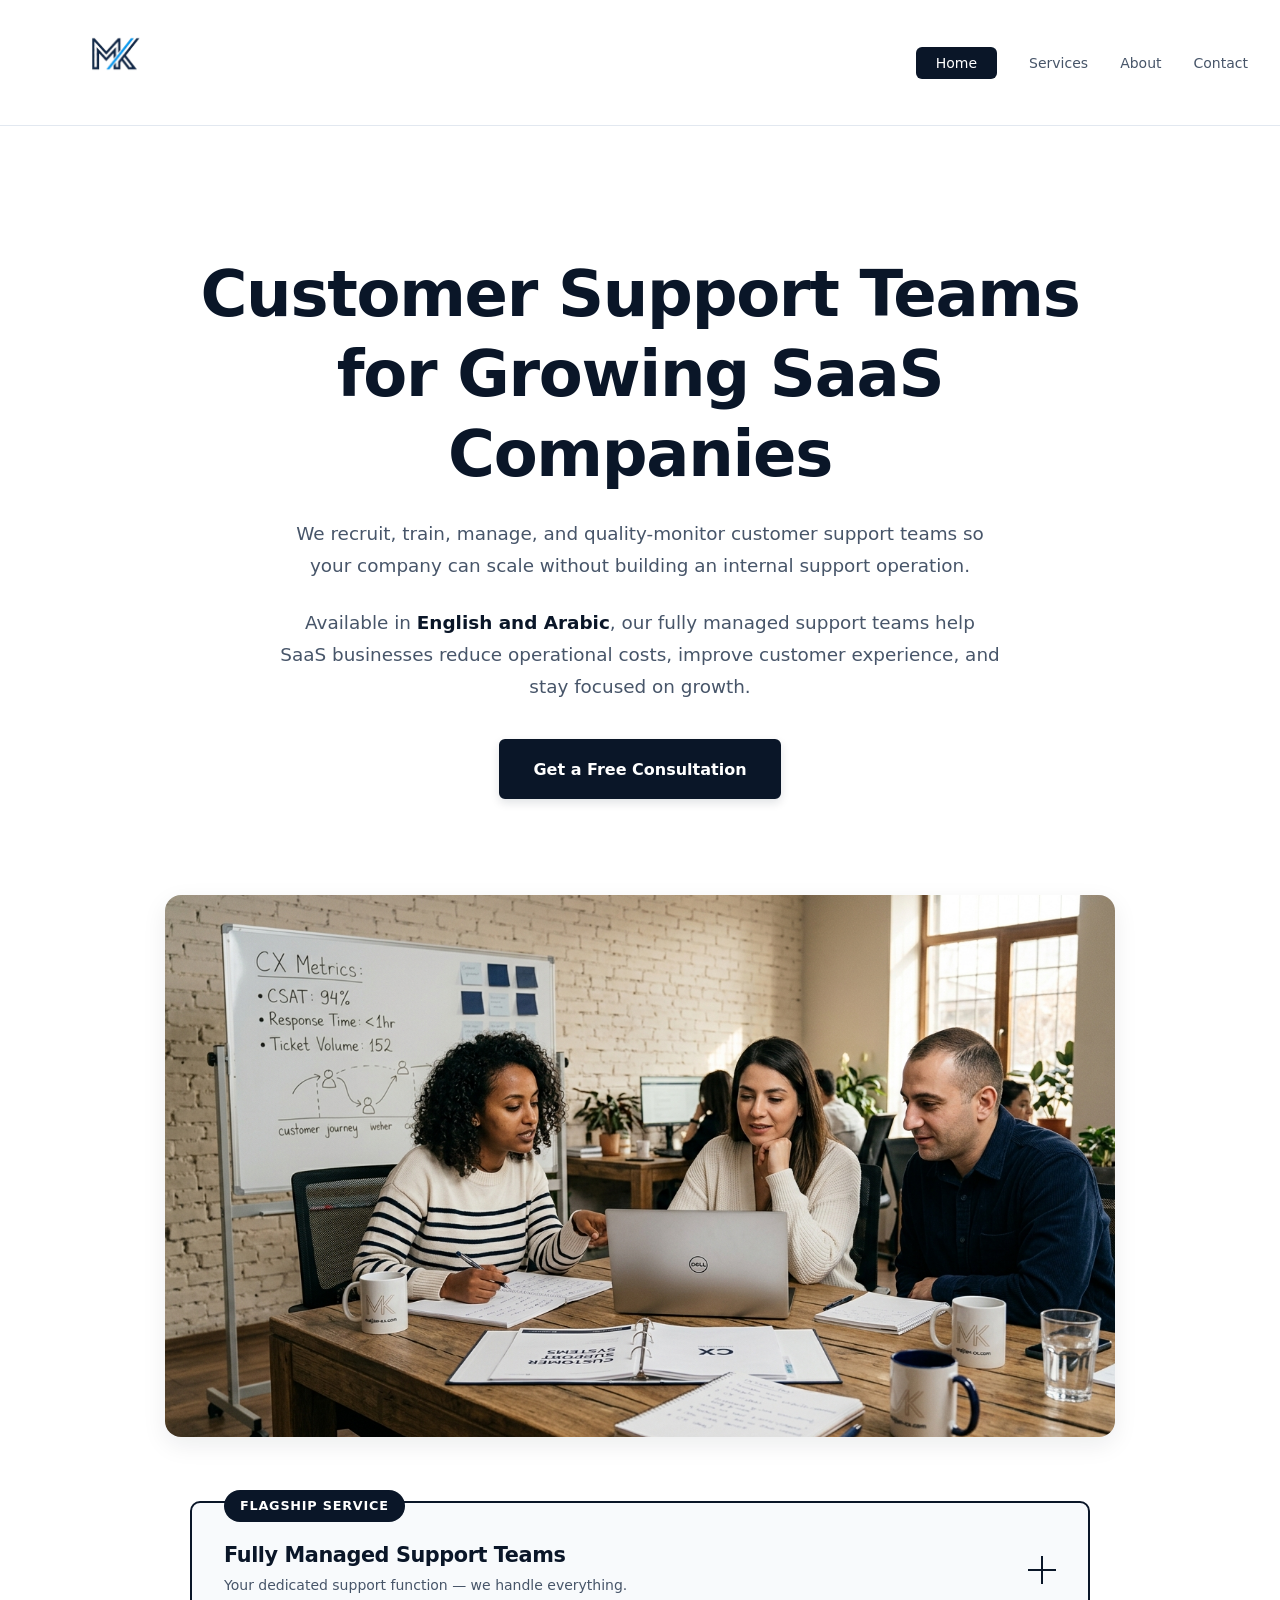
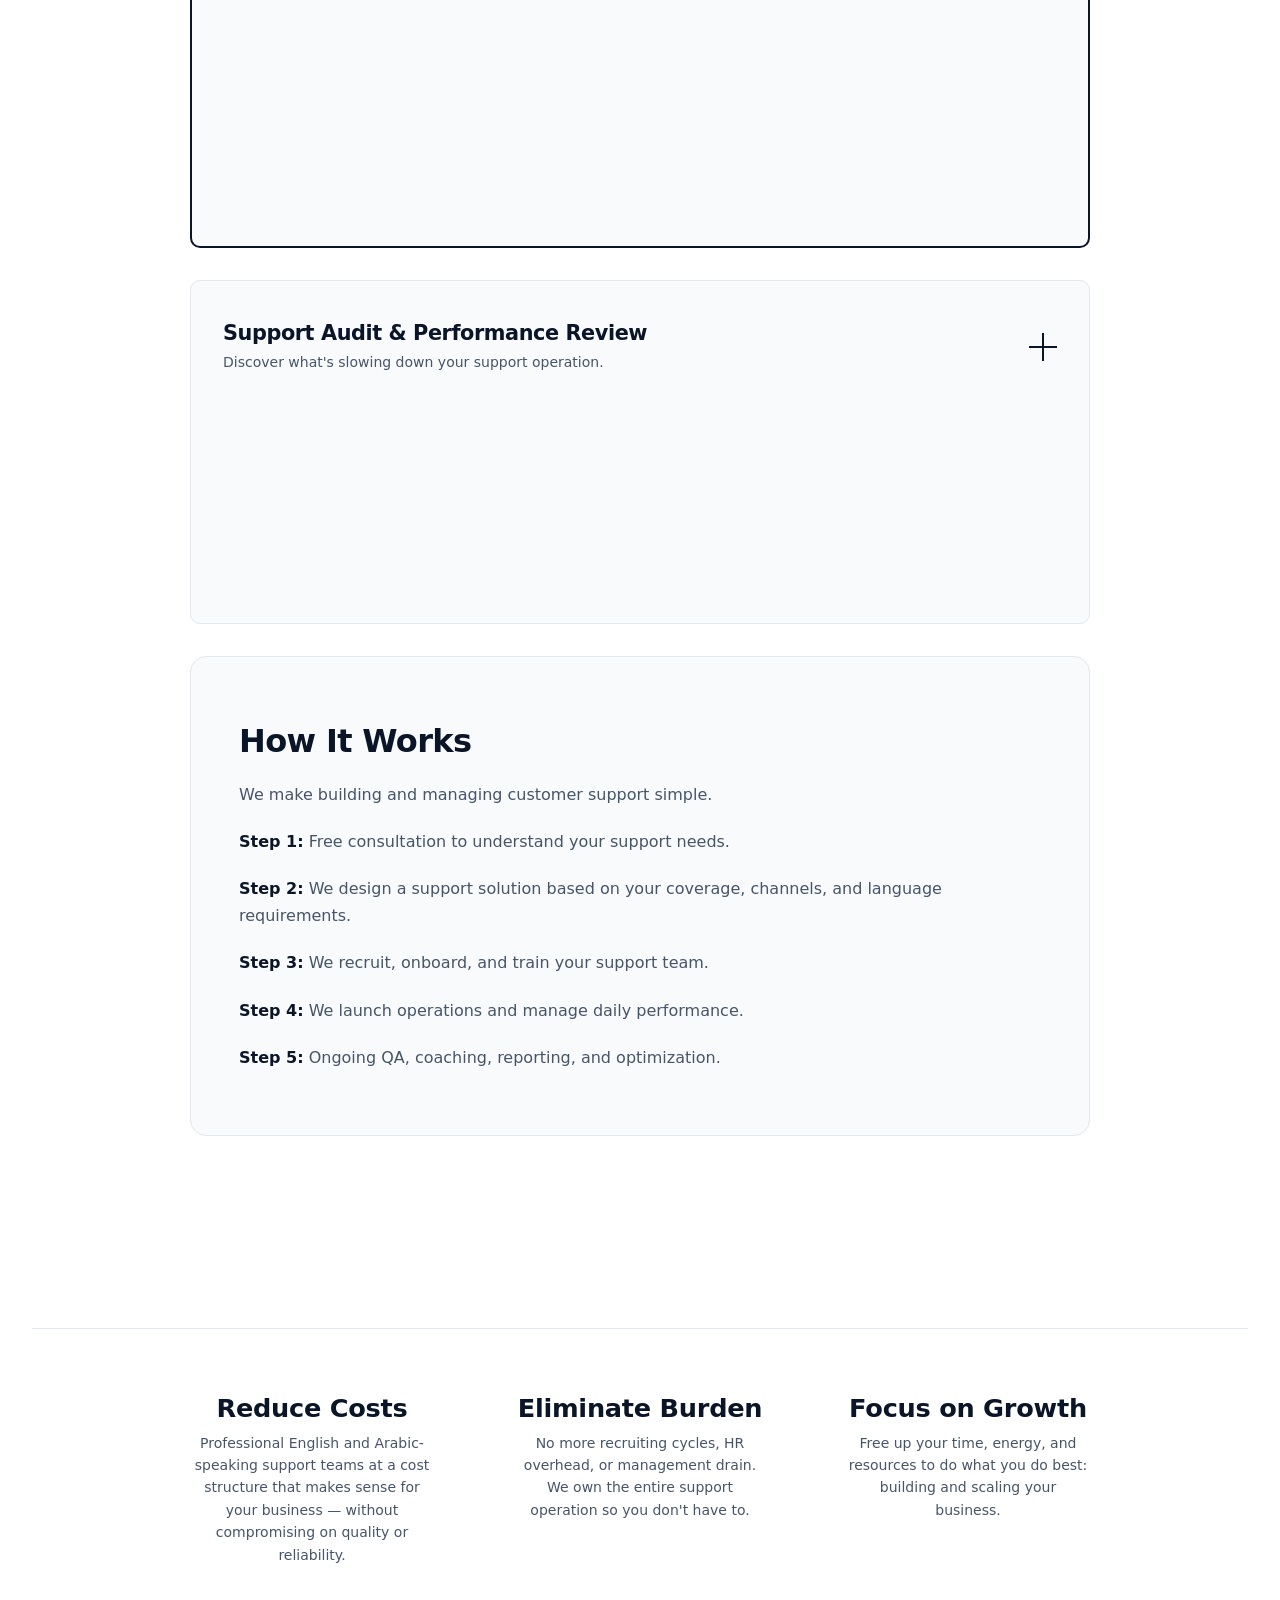
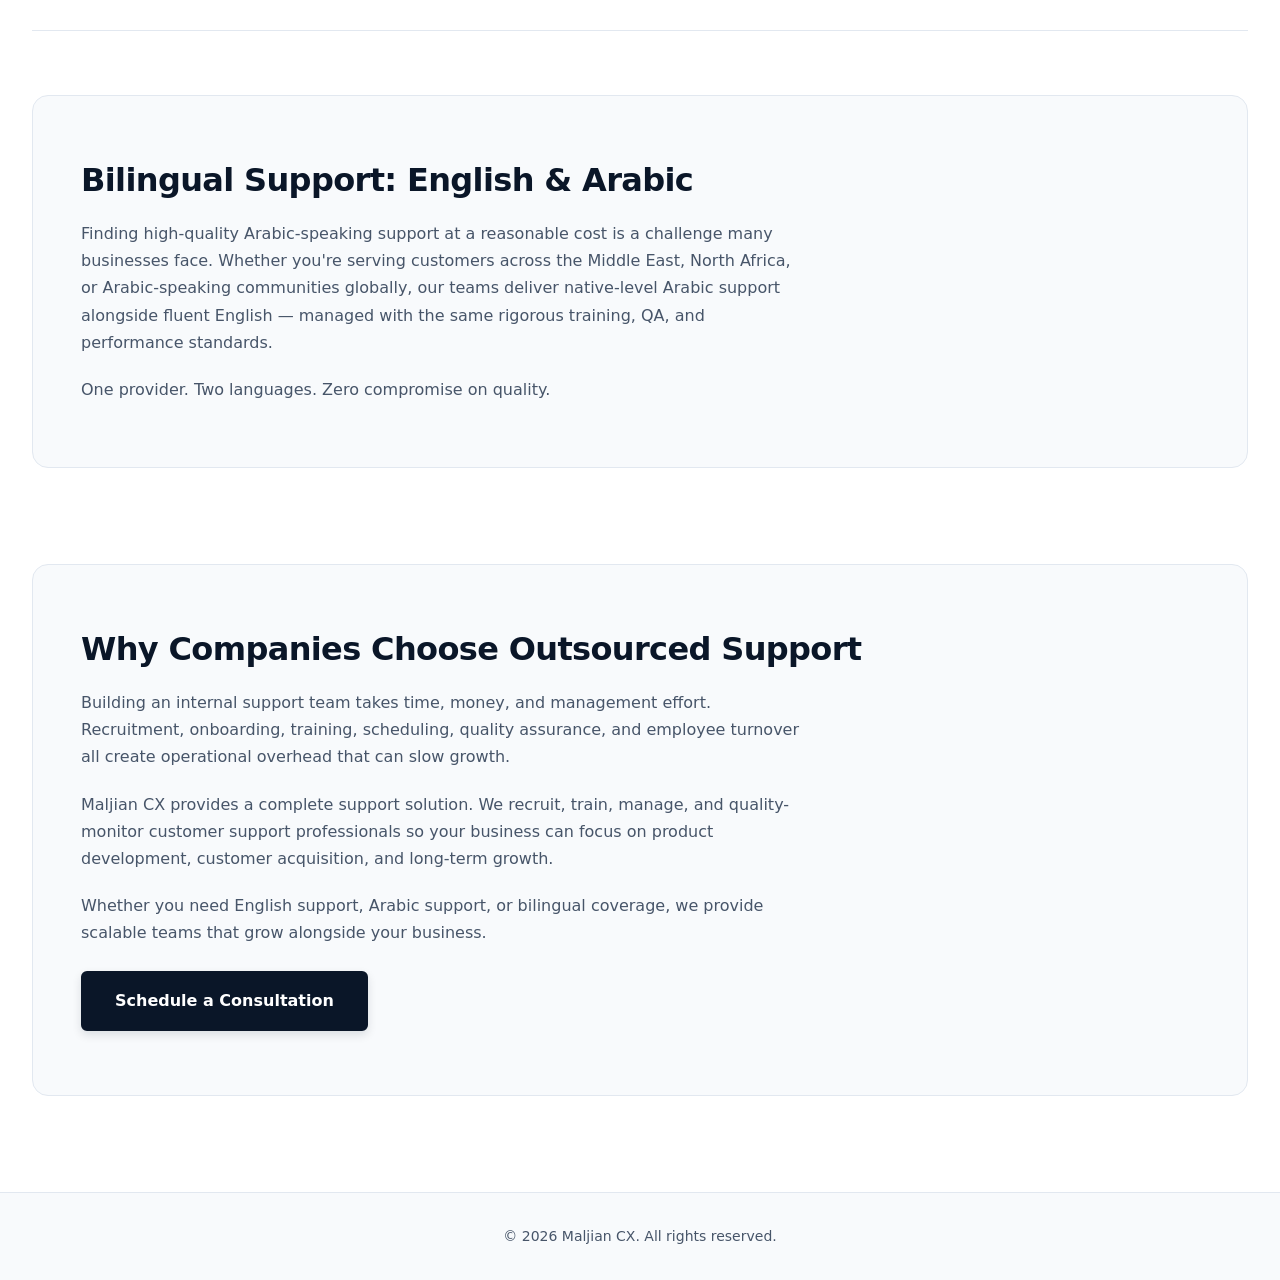
<file: index.html>
<!DOCTYPE html>
<html lang="en">
<head>
    <meta charset="UTF-8">
    <meta name="viewport" content="width=device-width, initial-scale=1.0">

    <meta name="description" content="Maljian CX provides outsourced English and Arabic customer support teams and operational audits. Reduce costs, eliminate management burden, and get a ready-to-perform support function while you focus on growth.">

    <meta property="og:title" content="Maljian CX — Outsourced Customer Support That Performs">
    <meta property="og:description" content="You manage your business, we manage your customer support. Fully managed English and Arabic-speaking support teams with professional training, QA, and performance management — at a fraction of the cost.">
    <meta property="og:type" content="website">

    <link rel="icon" type="image/png" href="assets/logo.png">

    <title>Maljian CX — You Manage Your Business, We Manage Your Customer Support</title>

    <link rel="stylesheet" href="css/style.css">
</head>
<body>

    <header class="site-header">
        <div class="container">
            <nav class="site-nav">
    <a href="/" class="site-logo">
        <img src="assets/logo.png" alt="Maljian CX" loading="lazy">
    </a>
    <ul class="nav-links">
        <li><a href="/" class="nav-cta">Home</a></li>
        <li><a href="services.html">Services</a></li>
        <li><a href="about.html" >About</a></li>
        <li><a href="contact.html" >Contact</a></li>
    </ul>
</nav>
        </div>
    </header>

    <main>
        <div class="container">

            <!-- HERO -->
<section class="hero">
    <h1 class="hero__title">
        Customer Support Teams for Growing SaaS Companies
    </h1>

    <p class="hero__subtitle">
        We recruit, train, manage, and quality-monitor customer support teams so your
        company can scale without building an internal support operation.
    </p>

    <p class="hero__subtitle">
        Available in <strong>English and Arabic</strong>, our fully managed support teams
        help SaaS businesses reduce operational costs, improve customer experience,
        and stay focused on growth.
    </p>

    <a href="contact.html" class="btn">
        Get a Free Consultation
    </a>
</section>

            <!-- HERO IMAGE -->
            <section class="hero__image-wrapper">
                <img
                    src="assets/hero-image.png"
                    alt="Professional bilingual customer support team managing operations with performance dashboards and quality monitoring"
                    class="hero__image"
                    loading="lazy"
                >
            </section>

            <!-- SERVICES -->
<section class="card-grid card-grid--expandable">

    <div class="card card--featured card--expandable">
        <button class="card__trigger" aria-expanded="false">
            <span class="card__trigger-text">
                <h3 class="card__title">
                    Fully Managed Support Teams
                </h3>
                <p class="card__subtitle">
                    Your dedicated support function — we handle everything.
                </p>
            </span>
            <span class="card__icon" aria-hidden="true"></span>
        </button>
        <div class="card__body">
            <p class="card__text">
                Your dedicated customer support function, without the operational 
                headache. We handle everything: recruitment, hiring, onboarding, 
                training, quality assurance, and performance management. You get a 
                professional, ready-to-perform team that integrates with your business 
                — at a fraction of the cost of building one yourself.
            </p>
            <ul class="card__list">
                <li>Available in <strong>English and Arabic</strong></li>
                <li>Significant cost savings vs. US/European hires</li>
                <li>Zero recruiting and HR burden</li>
                <li>Ongoing training and QA included</li>
                <li>Scalable as your business grows</li>
            </ul>
        </div>
    </div>

   <div class="card card--expandable">
    <button class="card__trigger" aria-expanded="false">
        <span class="card__trigger-text">
            <h3 class="card__title">
                Support Audit & Performance Review
            </h3>
            <p class="card__subtitle">
                Discover what's slowing down your support operation.
            </p>
        </span>
        <span class="card__icon" aria-hidden="true"></span>
    </button>
    <div class="card__body">
        <p class="card__text">
            If you already have a support team, we evaluate your operation from top to
            bottom. We review workflows, ticket quality, response times, training
            processes, and customer experience standards to identify opportunities for
            improvement.
        </p>

        <ul class="card__list">
            <li>Support workflow review</li>
            <li>Quality assurance assessment</li>
            <li>Training gap analysis</li>
            <li>Performance improvement recommendations</li>
            <li>Actionable optimization roadmap</li>
        </ul>
    </div>
</div>
<!-- HOW IT WORKS -->
<section class="callout">
    <h2 class="callout__title">
        How It Works
    </h2>

    <p class="callout__text">
        We make building and managing customer support simple.
    </p>

    <p class="callout__text">
        <strong>Step 1:</strong> Free consultation to understand your support needs.
    </p>

    <p class="callout__text">
        <strong>Step 2:</strong> We design a support solution based on your coverage,
        channels, and language requirements.
    </p>

    <p class="callout__text">
        <strong>Step 3:</strong> We recruit, onboard, and train your support team.
    </p>

    <p class="callout__text">
        <strong>Step 4:</strong> We launch operations and manage daily performance.
    </p>

    <p class="callout__text">
        <strong>Step 5:</strong> Ongoing QA, coaching, reporting, and optimization.
    </p>
</section>

</section>

            <!-- VALUE PROPOSITION -->
            <section class="metric-row">
                <div class="metric">
                    <span class="metric__number">Reduce Costs</span>
                    <p class="metric__label">
                        Professional English and Arabic-speaking support teams at a cost 
                        structure that makes sense for your business — without compromising 
                        on quality or reliability.
                    </p>
                </div>

                <div class="metric">
                    <span class="metric__number">Eliminate Burden</span>
                    <p class="metric__label">
                        No more recruiting cycles, HR overhead, or management drain. We own 
                        the entire support operation so you don't have to.
                    </p>
                </div>

                <div class="metric">
                    <span class="metric__number">Focus on Growth</span>
                    <p class="metric__label">
                        Free up your time, energy, and resources to do what you do best: 
                        building and scaling your business.
                    </p>
                </div>
            </section>

            <!-- LANGUAGE CAPABILITY CALLOUT -->
            <section class="callout">
                <h2 class="callout__title">
                    Bilingual Support: English & Arabic
                </h2>

                <p class="callout__text">
                    Finding high-quality Arabic-speaking support at a reasonable cost is a 
                    challenge many businesses face. Whether you're serving customers across 
                    the Middle East, North Africa, or Arabic-speaking communities globally, 
                    our teams deliver native-level Arabic support alongside fluent English — 
                    managed with the same rigorous training, QA, and performance standards.
                </p>

                <p class="callout__text">
                    One provider. Two languages. Zero compromise on quality.
                </p>
            </section>

            <!-- PROBLEM / SOLUTION CALLOUT -->
            <section class="callout">
    <h2 class="callout__title">
        Why Companies Choose Outsourced Support
    </h2>

    <p class="callout__text">
        Building an internal support team takes time, money, and management effort.
        Recruitment, onboarding, training, scheduling, quality assurance, and
        employee turnover all create operational overhead that can slow growth.
    </p>

    <p class="callout__text">
        Maljian CX provides a complete support solution. We recruit, train, manage,
        and quality-monitor customer support professionals so your business can focus
        on product development, customer acquisition, and long-term growth.
    </p>

    <p class="callout__text">
        Whether you need English support, Arabic support, or bilingual coverage, we
        provide scalable teams that grow alongside your business.
    </p>

    <a href="contact.html" class="btn" style="margin-top: 1.5rem;">
        Schedule a Consultation
    </a>
</section>
        </div>
    </main>

    <footer class="site-footer">
        <div class="container">
            <p>&copy; 2026 Maljian CX. All rights reserved.</p>
        </div>
    </footer>
<script>
    document.querySelectorAll('.card__trigger').forEach(trigger => {
        trigger.addEventListener('click', () => {
            const card = trigger.closest('.card--expandable');
            const isOpen = card.classList.contains('open');

            // Close all other expandable cards
            document.querySelectorAll('.card--expandable.open').forEach(openCard => {
                if (openCard !== card) {
                    openCard.classList.remove('open');
                    openCard.querySelector('.card__trigger').setAttribute('aria-expanded', 'false');
                }
            });

            // Toggle current card
            card.classList.toggle('open');
            trigger.setAttribute('aria-expanded', !isOpen);
        });
    });
</script>
</body>
</html>
</file>
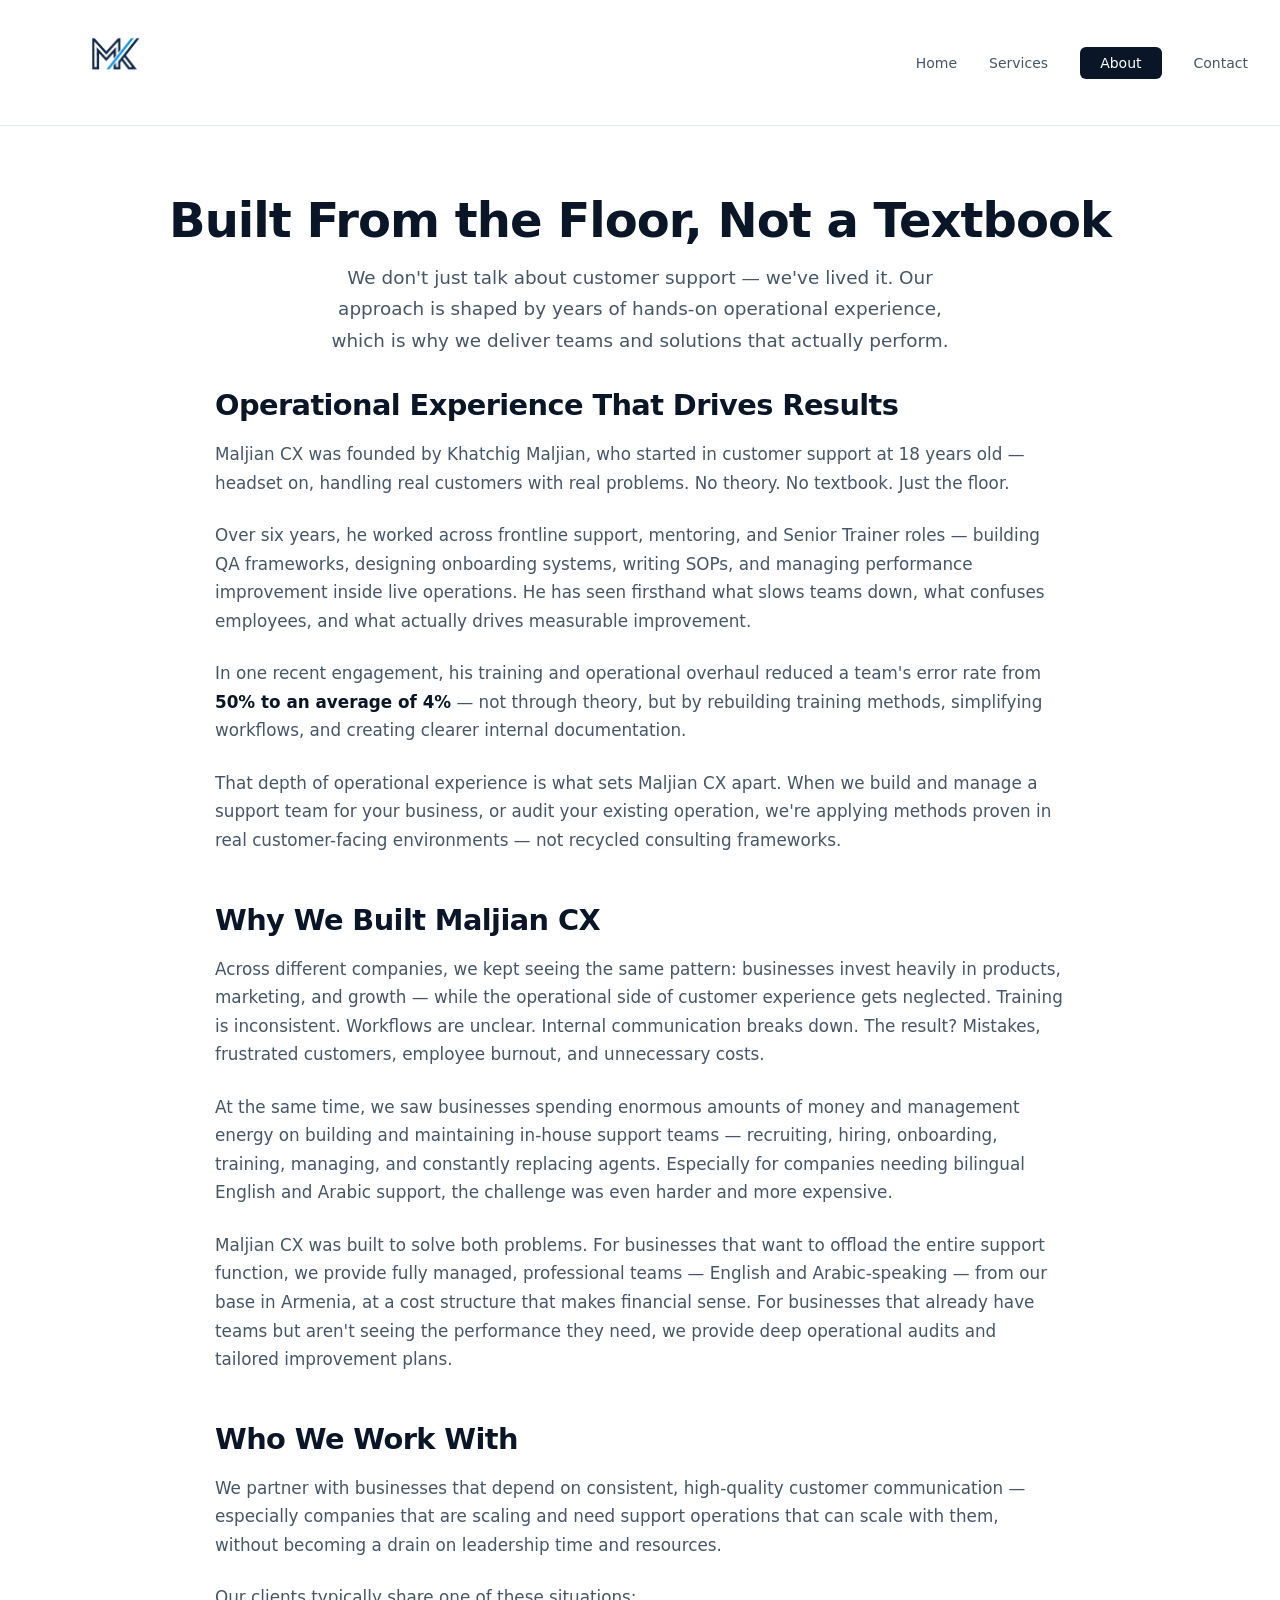
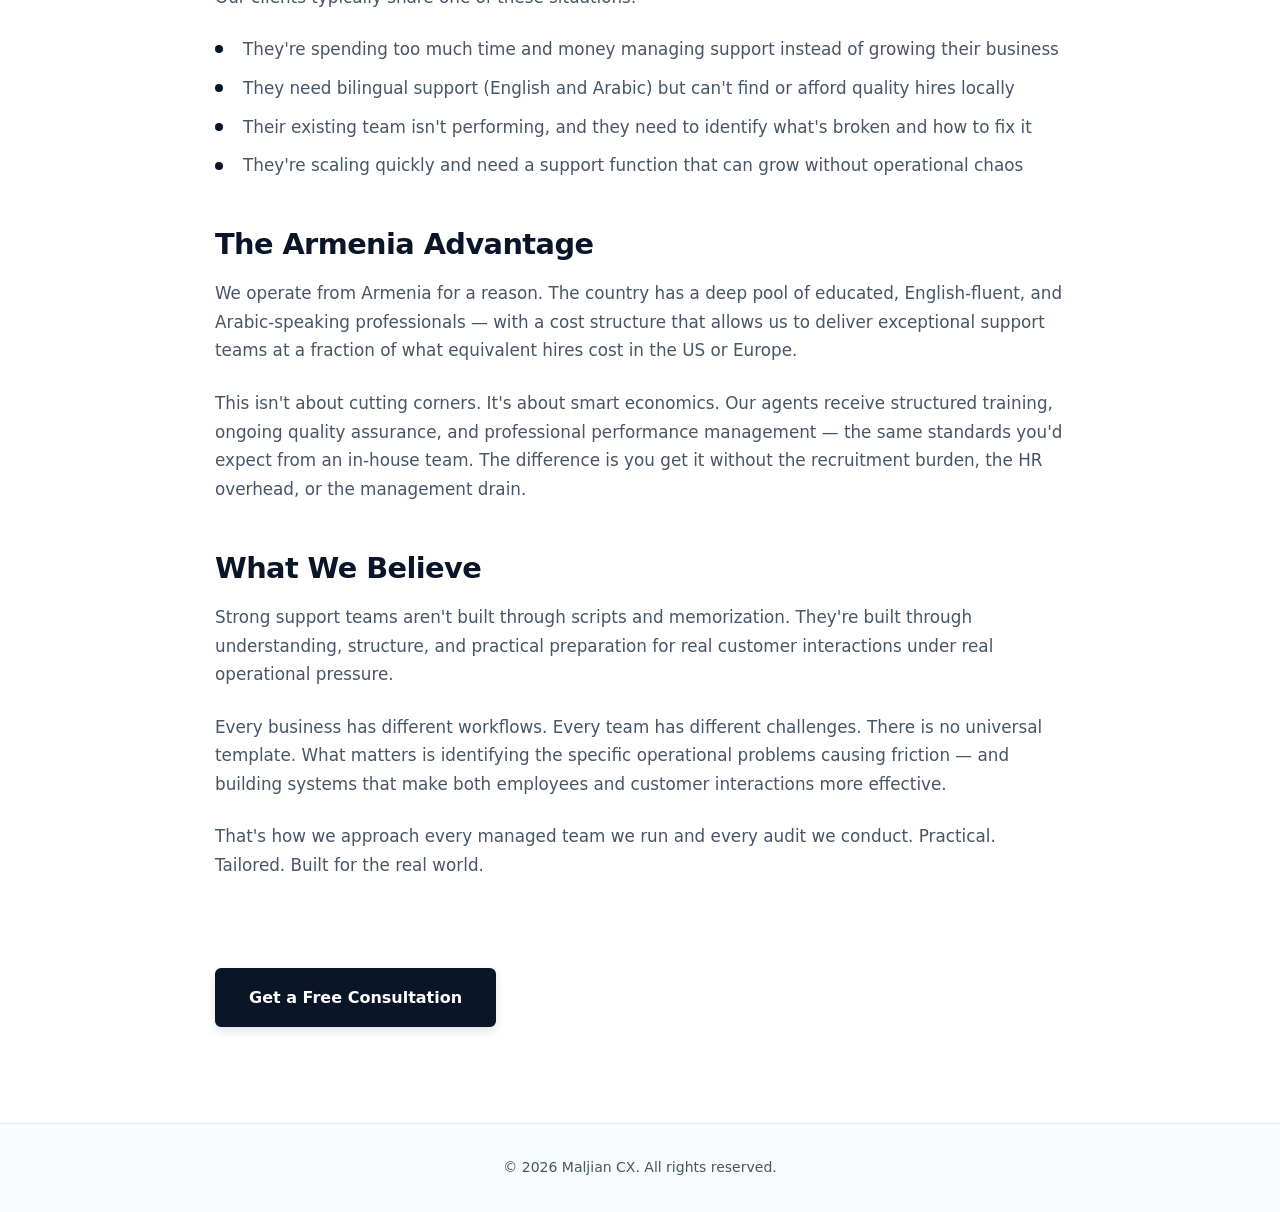
<file: about.html>
<!DOCTYPE html>
<html lang="en">
<head>
    <meta charset="UTF-8">
    <meta name="viewport" content="width=device-width, initial-scale=1.0">

    <meta name="description" content="Maljian CX is led by Khatchig Maljian, a CX operations and training specialist with 6+ years of hands-on experience. Our Armenian-based team delivers professional English and Arabic customer support at a fraction of the cost.">
    
    <link rel="icon" type="image/png" href="assets/logo.png">

    <meta property="og:title" content="About Maljian CX — The Team Behind Your Support">
    <meta property="og:description" content="Built from real support floor experience — not theory. We deliver fully managed, bilingual customer support teams and operational audits that reduce costs and eliminate management burden.">
    <meta property="og:type" content="website">

    <title>About Maljian CX — The Team Behind Your Support</title>

    <link rel="stylesheet" href="css/style.css">
</head>
<body>

    <header class="site-header">
        <div class="container">
                <nav class="site-nav">
    <a href="/" class="site-logo">
        <img src="assets/logo.png" alt="Maljian CX" loading="lazy">
    </a>
    <ul class="nav-links">
        <li><a href="/">Home</a></li>
        <li><a href="services.html">Services</a></li>
        <li><a href="about.html" class="nav-cta" >About</a></li>
        <li><a href="contact.html" >Contact</a></li>
    </ul>
</nav>
        </div>
    </header>

    <main>
        <div class="container">

            <section class="page-header">
                <h1>Built From the Floor, Not a Textbook</h1>
                <p class="page-header__subtitle">
                    We don't just talk about customer support — we've lived it. 
                    Our approach is shaped by years of hands-on operational experience, 
                    which is why we deliver teams and solutions that actually perform.
                </p>
            </section>

            <section class="content about-content">

                <!-- FOUNDER BACKGROUND — framed as company credibility -->
                <h2>Operational Experience That Drives Results</h2>

                <p>
                    Maljian CX was founded by Khatchig Maljian, who started in customer 
                    support at 18 years old — headset on, handling real customers with 
                    real problems. No theory. No textbook. Just the floor.
                </p>

                <p>
                    Over six years, he worked across frontline support, mentoring, and 
                    Senior Trainer roles — building QA frameworks, designing onboarding 
                    systems, writing SOPs, and managing performance improvement inside 
                    live operations. He has seen firsthand what slows teams down, what 
                    confuses employees, and what actually drives measurable improvement.
                </p>

                <p>
                    In one recent engagement, his training and operational overhaul 
                    reduced a team's error rate from <strong>50% to an average of 4%</strong> — 
                    not through theory, but by rebuilding training methods, simplifying 
                    workflows, and creating clearer internal documentation.
                </p>

                <p>
                    That depth of operational experience is what sets Maljian CX apart. 
                    When we build and manage a support team for your business, or audit 
                    your existing operation, we're applying methods proven in real 
                    customer-facing environments — not recycled consulting frameworks.
                </p>

                <!-- WHY THE COMPANY EXISTS — framed around client problems -->
                <h2>Why We Built Maljian CX</h2>

                <p>
                    Across different companies, we kept seeing the same pattern: 
                    businesses invest heavily in products, marketing, and growth — while 
                    the operational side of customer experience gets neglected. Training 
                    is inconsistent. Workflows are unclear. Internal communication breaks 
                    down. The result? Mistakes, frustrated customers, employee burnout, 
                    and unnecessary costs.
                </p>

                <p>
                    At the same time, we saw businesses spending enormous amounts of 
                    money and management energy on building and maintaining in-house 
                    support teams — recruiting, hiring, onboarding, training, managing, 
                    and constantly replacing agents. Especially for companies needing 
                    bilingual English and Arabic support, the challenge was even harder 
                    and more expensive.
                </p>

                <p>
                    Maljian CX was built to solve both problems. For businesses that want 
                    to offload the entire support function, we provide fully managed, 
                    professional teams — English and Arabic-speaking — from our base in 
                    Armenia, at a cost structure that makes financial sense. For 
                    businesses that already have teams but aren't seeing the performance 
                    they need, we provide deep operational audits and tailored improvement 
                    plans.
                </p>

                <!-- WHO WE SERVE -->
                <h2>Who We Work With</h2>

                <p>
                    We partner with businesses that depend on consistent, high-quality 
                    customer communication — especially companies that are scaling and 
                    need support operations that can scale with them, without becoming a 
                    drain on leadership time and resources.
                </p>

                <p>
                    Our clients typically share one of these situations:
                </p>

                <ul>
                    <li>They're spending too much time and money managing support instead of growing their business</li>
                    <li>They need bilingual support (English and Arabic) but can't find or afford quality hires locally</li>
                    <li>Their existing team isn't performing, and they need to identify what's broken and how to fix it</li>
                    <li>They're scaling quickly and need a support function that can grow without operational chaos</li>
                </ul>

                <!-- THE ARMENIA ADVANTAGE -->
                <h2>The Armenia Advantage</h2>

                <p>
                    We operate from Armenia for a reason. The country has a deep pool of 
                    educated, English-fluent, and Arabic-speaking professionals — with a 
                    cost structure that allows us to deliver exceptional support teams at 
                    a fraction of what equivalent hires cost in the US or Europe.
                </p>

                <p>
                    This isn't about cutting corners. It's about smart economics. Our 
                    agents receive structured training, ongoing quality assurance, and 
                    professional performance management — the same standards you'd expect 
                    from an in-house team. The difference is you get it without the 
                    recruitment burden, the HR overhead, or the management drain.
                </p>

                <!-- PHILOSOPHY -->
                <h2>What We Believe</h2>

                <p>
                    Strong support teams aren't built through scripts and memorization. 
                    They're built through understanding, structure, and practical 
                    preparation for real customer interactions under real operational 
                    pressure.
                </p>

                <p>
                    Every business has different workflows. Every team has different 
                    challenges. There is no universal template. What matters is 
                    identifying the specific operational problems causing friction — and 
                    building systems that make both employees and customer interactions 
                    more effective.
                </p>

                <p>
                    That's how we approach every managed team we run and every audit we 
                    conduct. Practical. Tailored. Built for the real world.
                </p>

                <div style="margin-top: 2.5rem;">
                    <a href="contact.html" class="btn">
                        Get a Free Consultation
                    </a>
                </div>

            </section>

        </div>
    </main>

    <footer class="site-footer">
        <div class="container">
            <p>&copy; 2026 Maljian CX. All rights reserved.</p>
        </div>
    </footer>

</body>
</html>
</file>
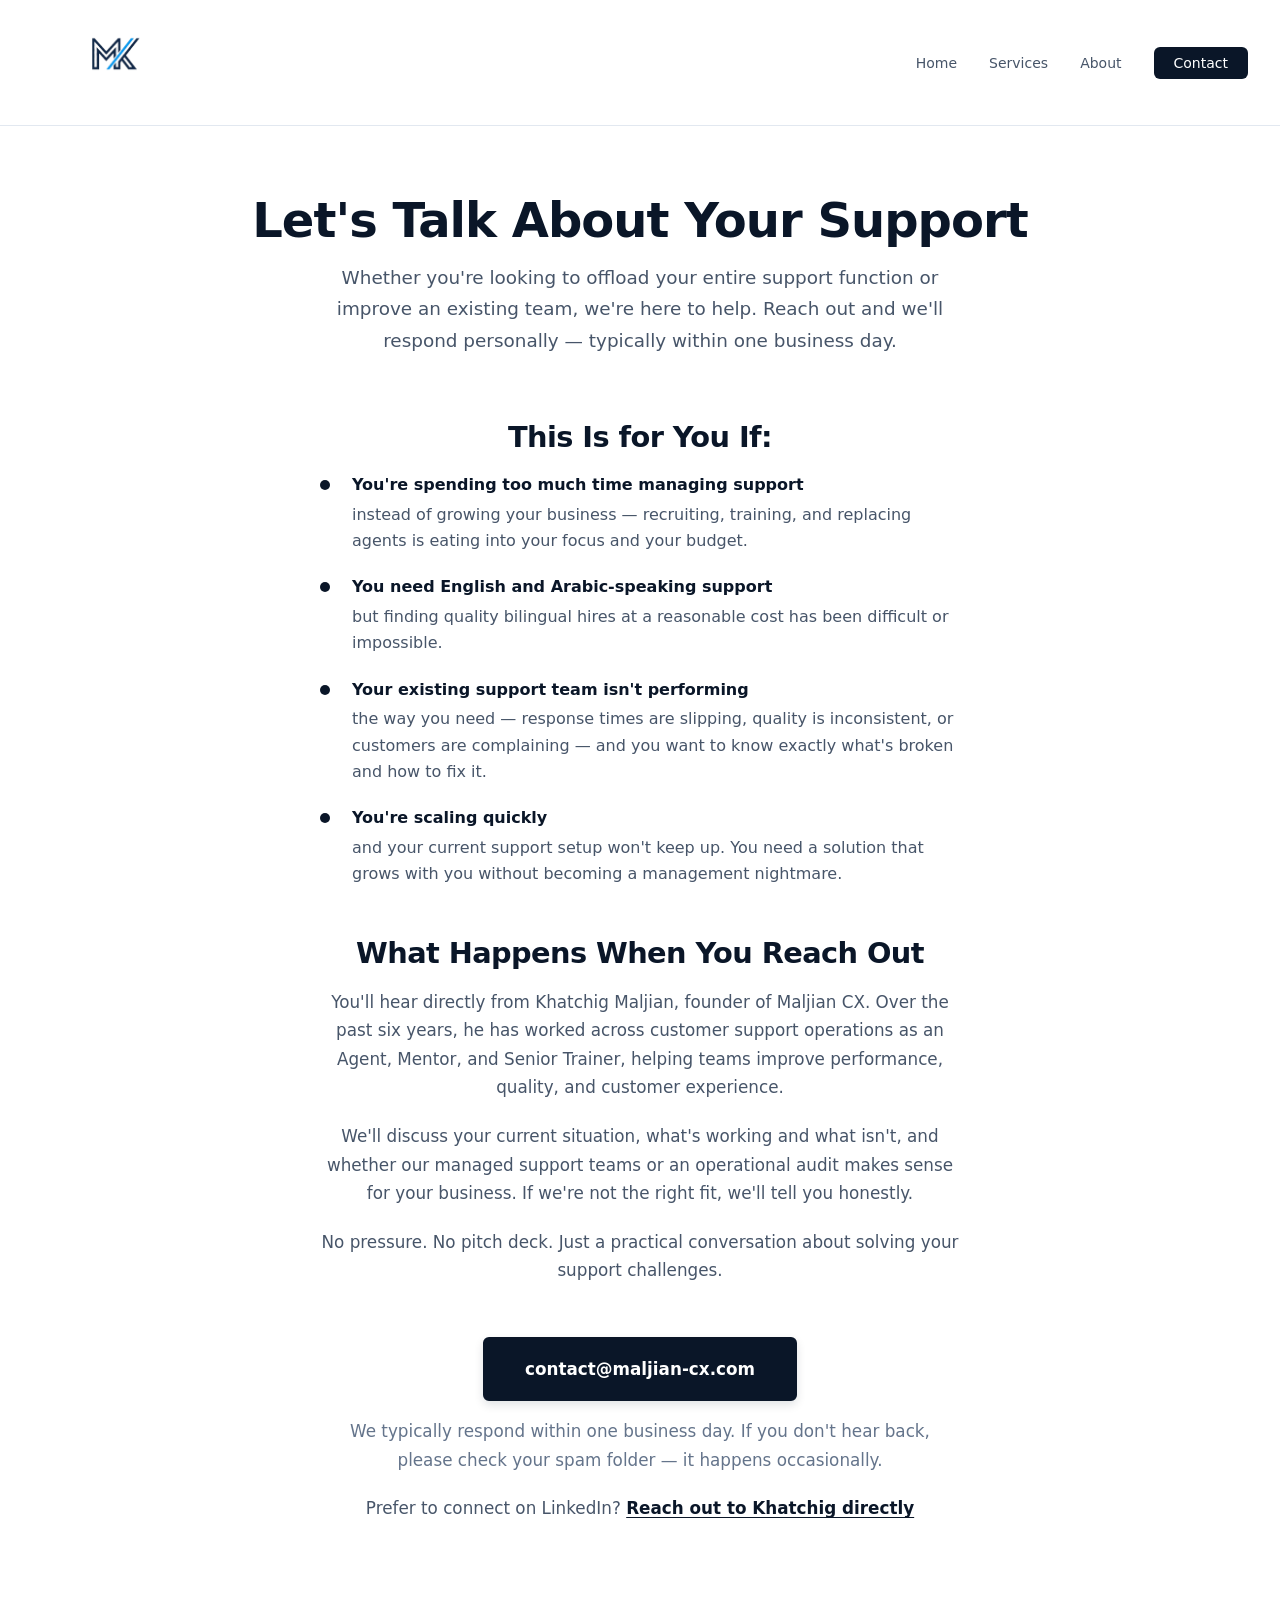
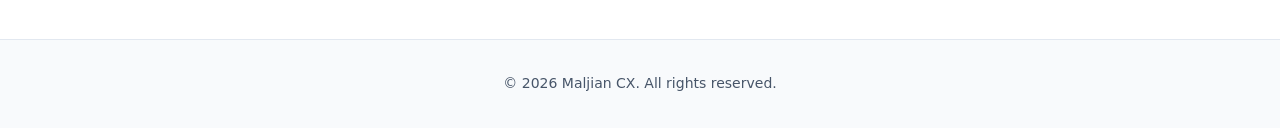
<file: contact.html>
<!DOCTYPE html>
<html lang="en">
<head>
    <meta charset="UTF-8">
    <meta name="viewport" content="width=device-width, initial-scale=1.0">

    <meta name="description" content="Get in touch with Maljian CX — let's discuss how our fully managed English and Arabic customer support teams or operational audits can reduce your costs and free you to focus on growth.">

    <meta property="og:title" content="Contact Maljian CX — Let's Discuss Your Support Needs">
    <meta property="og:description" content="Ready to reduce support costs and eliminate management burden? Reach out for a free consultation on our managed support teams and operational audit services.">
    <meta property="og:type" content="website">

    <link rel="icon" type="image/png" href="assets/logo.png">

    <title>Contact Maljian CX — Let's Discuss Your Support Needs</title>

    <link rel="stylesheet" href="css/style.css">
</head>
<body>

    <header class="site-header">
        <div class="container">
                <nav class="site-nav">
    <a href="/" class="site-logo">
        <img src="assets/logo.png" alt="Maljian CX" loading="lazy">
    </a>
    <ul class="nav-links">
        <li><a href="/">Home</a></li>
        <li><a href="services.html">Services</a></li>
        <li><a href="about.html">About</a></li>
        <li><a href="contact.html" class="nav-cta">Contact</a></li>
    </ul>
</nav>
        </div>
    </header>

    <main>
        <div class="container">

            <section class="page-header">
                <h1>Let's Talk About Your Support</h1>
                <p class="page-header__subtitle">
                    Whether you're looking to offload your entire support function or 
                    improve an existing team, we're here to help. Reach out and we'll 
                    respond personally — typically within one business day.
                </p>
            </section>

            <section class="content contact-content">

                <!-- WHO THIS IS FOR -->
                <h2>This Is for You If:</h2>

                <ul class="contact-list">
                    <li>
                        <strong>You're spending too much time managing support</strong> 
                        instead of growing your business — recruiting, training, and 
                        replacing agents is eating into your focus and your budget.
                    </li>
                    <li>
                        <strong>You need English and Arabic-speaking support</strong> 
                        but finding quality bilingual hires at a reasonable cost has 
                        been difficult or impossible.
                    </li>
                    <li>
                        <strong>Your existing support team isn't performing</strong> 
                        the way you need — response times are slipping, quality is 
                        inconsistent, or customers are complaining — and you want to 
                        know exactly what's broken and how to fix it.
                    </li>
                    <li>
                        <strong>You're scaling quickly</strong> and your current 
                        support setup won't keep up. You need a solution that grows 
                        with you without becoming a management nightmare.
                    </li>
                </ul>

                <!-- HOW WE HELP -->
                <h2>What Happens When You Reach Out</h2>

                <p>
                    You'll hear directly from Khatchig Maljian, founder of Maljian CX.
                    Over the past six years, he has worked across customer support
                    operations as an Agent, Mentor, and Senior Trainer, helping teams
                    improve performance, quality, and customer experience.
                </p>

                <p>
                    We'll discuss your current situation, what's working and what 
                    isn't, and whether our managed support teams or an operational 
                    audit makes sense for your business. If we're not the right fit, 
                    we'll tell you honestly.
                </p>

                <p>
                    No pressure. No pitch deck. Just a practical conversation about 
                    solving your support challenges.
                </p>

                <!-- CONTACT CTA -->
                <a href="mailto:contact@maljian-cx.com" class="btn btn--large">
                    contact@maljian-cx.com
                </a>

                <p class="contact-note">
                    We typically respond within one business day. If you don't hear 
                    back, please check your spam folder — it happens occasionally.
                </p>

                <!-- PREFER LINKEDIN -->
                <p class="linkedin-wrapper">
                    Prefer to connect on LinkedIn? 
                    <a 
                        href="https://www.linkedin.com/in/khatchig-maljian-270013259/" 
                        target="_blank" 
                        rel="noopener noreferrer"
                        class="linkedin-link"
                    >
                        Reach out to Khatchig directly
                    </a>
                </p>

            </section>

        </div>
    </main>

    <footer class="site-footer">
        <div class="container">
            <p>&copy; 2026 Maljian CX. All rights reserved.</p>
        </div>
    </footer>

</body>
</html>
</file>
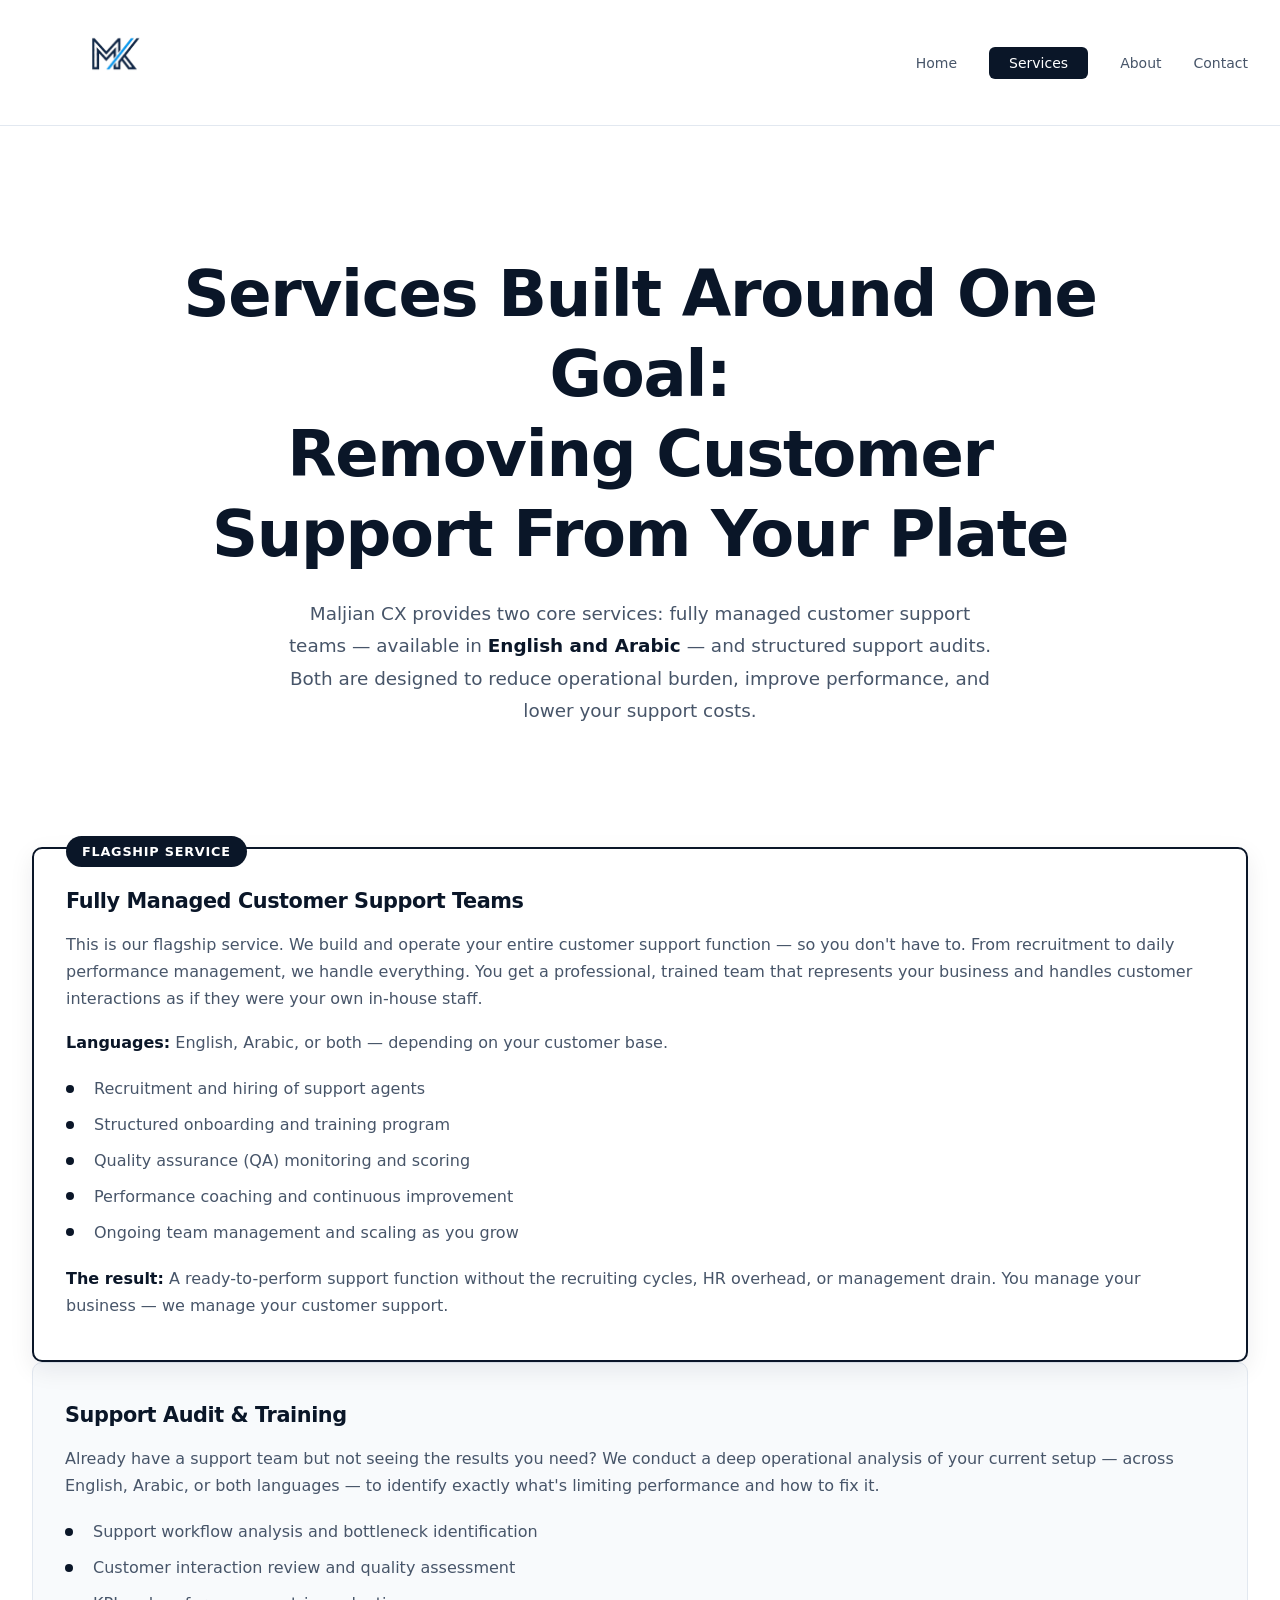
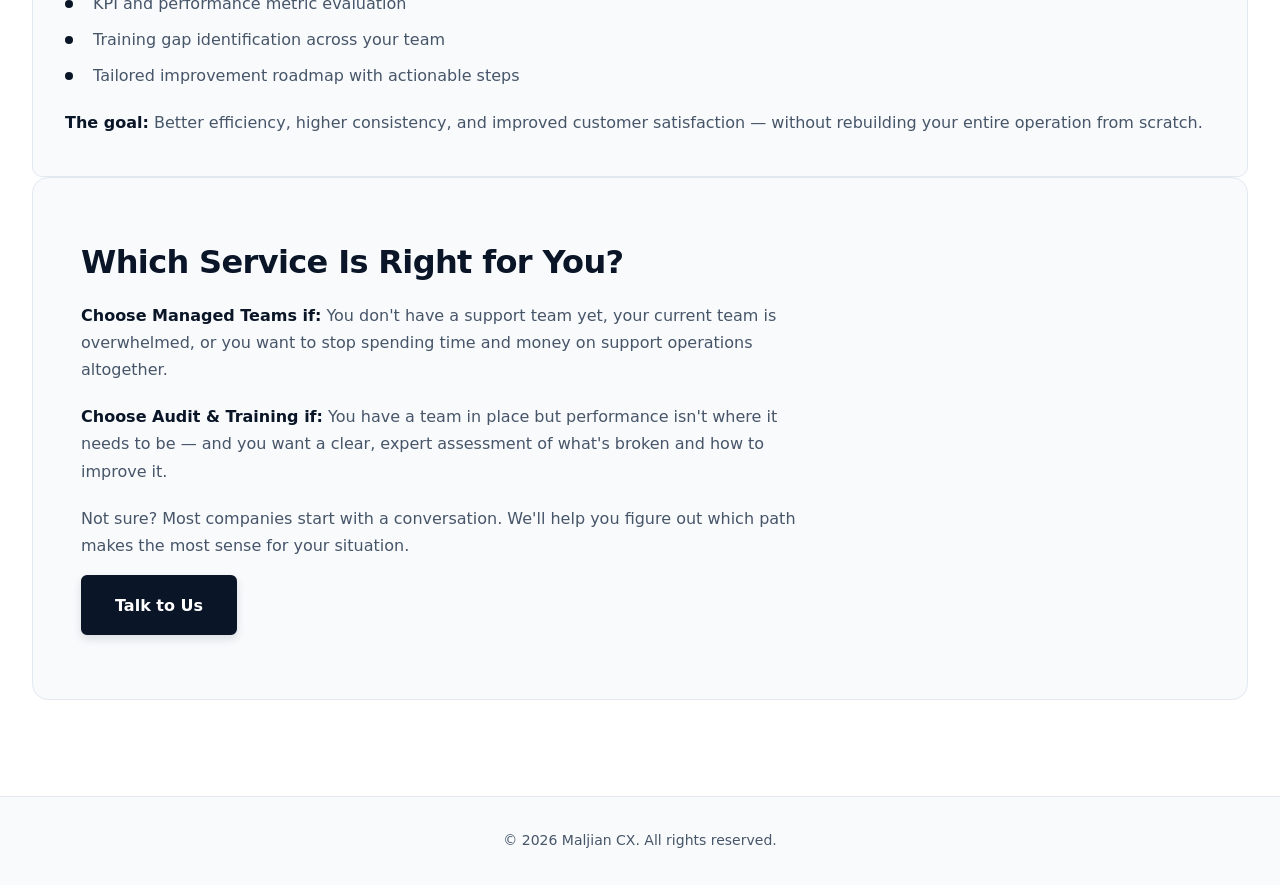
<file: services.html>
<!DOCTYPE html>
<html lang="en">
<head>
    <meta charset="UTF-8">
    <meta name="viewport" content="width=device-width, initial-scale=1.0">

    <meta name="description" content="Maljian CX services: fully managed English and Arabic customer support teams, and support audit & training. Outsourced support that reduces cost and removes operational burden.">

    <meta property="og:title" content="Services — Maljian CX | Managed Support Teams & Audits">
    <meta property="og:description" content="Two core services: fully managed customer support teams (English & Arabic) and operational audits. Reduce costs, eliminate management burden, and get a support function that performs.">
    <meta property="og:type" content="website">

    <link rel="icon" type="image/png" href="assets/logo.png">

    <title>Services — Maljian CX | Managed Support Teams & Audits</title>

    <link rel="stylesheet" href="css/style.css">
</head>
<body>

    <header class="site-header">
        <div class="container">
                        <nav class="site-nav">
    <a href="/" class="site-logo">
        <img src="assets/logo.png" alt="Maljian CX" loading="lazy">
    </a>
    <ul class="nav-links">
        <li><a href="/">Home</a></li>
        <li><a href="services.html" class="nav-cta">Services</a></li>
        <li><a href="about.html">About</a></li>
        <li><a href="contact.html" >Contact</a></li>
    </ul>
</nav>
        </div>
    </header>

    <main>
        <div class="container">

            <!-- HERO -->
            <section class="hero">
                <h1 class="hero__title">
                    Services Built Around One Goal:<br>Removing Customer Support From Your Plate
                </h1>

                <p class="hero__subtitle">
                    Maljian CX provides two core services: fully managed customer support 
                    teams — available in <strong>English and Arabic</strong> — and structured 
                    support audits. Both are designed to reduce operational burden, improve 
                    performance, and lower your support costs.
                </p>
            </section>

            <!-- SERVICE 1 — MANAGED TEAMS -->
            <section class="card card--featured">
                <h2 class="card__title">
                    Fully Managed Customer Support Teams
                </h2>

                <p class="card__text">
                    This is our flagship service. We build and operate your entire customer 
                    support function — so you don't have to. From recruitment to daily 
                    performance management, we handle everything. You get a professional, 
                    trained team that represents your business and handles customer 
                    interactions as if they were your own in-house staff.
                </p>

                <p class="card__text">
                    <strong>Languages:</strong> English, Arabic, or both — depending on your customer base.
                </p>

                <ul class="card__list">
                    <li>Recruitment and hiring of support agents</li>
                    <li>Structured onboarding and training program</li>
                    <li>Quality assurance (QA) monitoring and scoring</li>
                    <li>Performance coaching and continuous improvement</li>
                    <li>Ongoing team management and scaling as you grow</li>
                </ul>

                <p class="card__text">
                    <strong>The result:</strong> A ready-to-perform support function without the 
                    recruiting cycles, HR overhead, or management drain. You manage your 
                    business — we manage your customer support.
                </p>
            </section>

            <!-- SERVICE 2 — AUDIT & TRAINING -->
            <section class="card">
                <h2 class="card__title">
                    Support Audit & Training
                </h2>

                <p class="card__text">
                    Already have a support team but not seeing the results you need? We 
                    conduct a deep operational analysis of your current setup — across 
                    English, Arabic, or both languages — to identify exactly what's 
                    limiting performance and how to fix it.
                </p>

                <ul class="card__list">
                    <li>Support workflow analysis and bottleneck identification</li>
                    <li>Customer interaction review and quality assessment</li>
                    <li>KPI and performance metric evaluation</li>
                    <li>Training gap identification across your team</li>
                    <li>Tailored improvement roadmap with actionable steps</li>
                </ul>

                <p class="card__text">
                    <strong>The goal:</strong> Better efficiency, higher consistency, and improved 
                    customer satisfaction — without rebuilding your entire operation from scratch.
                </p>
            </section>

            <!-- HOW TO CHOOSE -->
            <section class="callout">
                <h2 class="callout__title">
                    Which Service Is Right for You?
                </h2>

                <p class="callout__text">
                    <strong>Choose Managed Teams if:</strong> You don't have a support team 
                    yet, your current team is overwhelmed, or you want to stop spending 
                    time and money on support operations altogether.
                </p>

                <p class="callout__text">
                    <strong>Choose Audit & Training if:</strong> You have a team in place 
                    but performance isn't where it needs to be — and you want a clear, 
                    expert assessment of what's broken and how to improve it.
                </p>

                <p class="callout__text">
                    Not sure? Most companies start with a conversation. We'll help you 
                    figure out which path makes the most sense for your situation.
                </p>

                <a href="contact.html" class="btn" style="margin-top: 1rem;">
                    Talk to Us
                </a>
            </section>

        </div>
    </main>

    <footer class="site-footer">
        <div class="container">
            <p>&copy; 2026 Maljian CX. All rights reserved.</p>
        </div>
    </footer>

</body>
</html>
</file>
<file: css/style.css>
/* =========================================================
   MALJIAN CX — MASTER STYLESHEET
   Structure:
   Reset → Tokens → Base → Layout → Components →
   Sections → Utilities → Responsive
========================================================= */

/* =========================================================
   1. RESET
========================================================= */

*,
*::before,
*::after {
    margin: 0;
    padding: 0;
    box-sizing: border-box;
}

/* =========================================================
   2. DESIGN TOKENS
========================================================= */

:root {

    /* ===============================
       COLORS
    =============================== */

    --white: #ffffff;
    --off-white: #f8fafc;
    --slate-50: #f1f5f9;

    --navy-deep: #0a1628;
    --navy-light: #112240;
    --navy-accent: #1a3365;

    --text-primary: #0a1628;
    --text-muted: #475569;
    --text-light: #64748b;

    --border: #e2e8f0;
    --border-light: #f1f5f9;

    --accent-green: #0f766e;
    --accent-green-light: #f0fdfa;

    /* ===============================
       SHADOWS
    =============================== */

    --shadow-soft: 0 8px 24px rgba(10, 22, 40, 0.08);
    --shadow-card: 0 4px 12px rgba(10, 22, 40, 0.06);
    --shadow-button: 0 4px 10px rgba(10, 22, 40, 0.12);
    --shadow-hover: 0 12px 32px rgba(10, 22, 40, 0.12);

    /* ===============================
       RADIUS
    =============================== */

    --radius-sm: 6px;
    --radius-md: 10px;
    --radius-lg: 16px;

    /* ===============================
       SPACING
    =============================== */

    --space-xs: 0.5rem;
    --space-sm: 1rem;
    --space-md: 2rem;
    --space-lg: 3rem;
    --space-xl: 4rem;
    --space-2xl: 6rem;
    --space-3xl: 8rem;

    /* ===============================
       TYPOGRAPHY
    =============================== */

    --text-xs: 0.8rem;
    --text-sm: 0.875rem;
    --text-base: 1rem;
    --text-md: 1.05rem;
    --text-lg: 1.15rem;
    --text-xl: 1.3rem;
    --text-2xl: 1.8rem;
    --text-3xl: 2rem;

    --text-4xl: clamp(2rem, 4vw, 3rem);
    --text-5xl: clamp(2.4rem, 5vw, 4.2rem);

    /* ===============================
       LAYOUT
    =============================== */

    --container-max: 1400px;
    --content-max: 850px;
    --hero-content-max: 950px;

    /* ===============================
       TRANSITIONS
    =============================== */

    --transition-fast: 0.2s ease;
    --transition-smooth: 0.25s ease;

    /* ===============================
       HEADER
    =============================== */

    --header-logo-height: 90px;
    --header-logo-height-mobile: 72px;
}

/* =========================================================
   3. BASE ELEMENTS
========================================================= */

html {
    font-size: 16px;
    scroll-behavior: smooth;
}

body {
    font-family: "Segoe UI", system-ui, -apple-system, sans-serif;
    background-color: var(--white);
    color: var(--text-primary);
    line-height: 1.7;
    min-height: 100vh;
    display: flex;
    flex-direction: column;
    -webkit-font-smoothing: antialiased;
    -moz-osx-font-smoothing: grayscale;
}

img {
    display: block;
    max-width: 100%;
    height: auto;
}

a {
    color: inherit;
    text-decoration: none;
}

button,
input,
textarea {
    font: inherit;
}

strong {
    color: var(--navy-deep);
    font-weight: 700;
}

/* =========================================================
   4. ACCESSIBILITY
========================================================= */

a:focus-visible,
button:focus-visible,
.btn:focus-visible {
    outline: 3px solid rgba(17, 34, 64, 0.3);
    outline-offset: 3px;
    border-radius: var(--radius-sm);
}

/* =========================================================
   5. TYPOGRAPHY
========================================================= */

h1,
h2,
h3,
h4 {
    color: var(--navy-deep);
    line-height: 1.25;
    font-weight: 700;
    letter-spacing: -0.02em;
}

p {
    color: var(--text-muted);
}

/* =========================================================
   6. LAYOUT
========================================================= */

.container {
    width: 100%;
    max-width: var(--container-max);
    margin: 0 auto;
    padding: 0 var(--space-md);
}

.content {
    width: 100%;
    max-width: var(--content-max);
    margin: 0 auto;
    padding-bottom: var(--space-2xl);
}

/* =========================================================
   7. HEADER / NAVIGATION
========================================================= */

.site-header {
    position: sticky;
    top: 0;
    z-index: 100;
    background-color: rgba(255, 255, 255, 0.92);
    backdrop-filter: blur(12px);
    -webkit-backdrop-filter: blur(12px);
    border-bottom: 1px solid var(--border);
}

.site-nav {
    display: flex;
    align-items: center;
    justify-content: space-between;
    padding: 1.1rem 0;
}

.site-logo img {
    width: auto;
    height: var(--header-logo-height);
    transition: opacity var(--transition-fast);
}

.site-logo:hover img {
    opacity: 0.85;
}

.nav-links {
    display: flex;
    align-items: center;
    gap: var(--space-md);
    list-style: none;
}

.nav-links a {
    color: var(--text-muted);
    font-size: var(--text-sm);
    font-weight: 500;
    padding: 0.35rem 0;
    border-bottom: 2px solid transparent;
    transition: color var(--transition-fast), border-color var(--transition-fast);
}

.nav-links a:hover,
.nav-links a.active {
    color: var(--navy-deep);
}

.nav-links a.active {
    border-bottom-color: var(--navy-deep);
}

.nav-cta {
    background-color: var(--navy-deep);
    color: var(--white) !important;
    padding: 0.5rem 1.25rem !important;
    border-radius: var(--radius-sm);
    font-weight: 600;
    border-bottom: none !important;
    transition: background-color var(--transition-smooth), transform var(--transition-fast);
}

.nav-cta:hover {
    background-color: var(--navy-light);
    transform: translateY(-1px);
    color: var(--white) !important;
}

.nav-cta.active {
    background-color: transparent;
    color: var(--navy-deep) !important;
    border: 2px solid var(--navy-deep);
    padding: calc(0.5rem - 2px) calc(1.25rem - 2px) !important;
}

.nav-cta.active:hover {
    background-color: var(--navy-deep);
    color: var(--white) !important;
}

/* =========================================================
   8. BUTTONS
========================================================= */

.btn {
    display: inline-block;
    background-color: var(--navy-deep);
    color: var(--white);
    border: 2px solid var(--navy-deep);
    border-radius: var(--radius-sm);
    padding: 0.9rem var(--space-md);
    font-size: var(--text-base);
    font-weight: 600;
    cursor: pointer;
    box-shadow: var(--shadow-button);
    transition:
        background-color var(--transition-smooth),
        border-color var(--transition-smooth),
        transform var(--transition-fast),
        box-shadow var(--transition-fast);
}

.btn--large {
    padding: 1rem 2.5rem;
    font-size: var(--text-md);
}

@media (hover: hover) {
    .btn:hover {
        background-color: var(--navy-light);
        border-color: var(--navy-light);
        transform: translateY(-2px);
        box-shadow: var(--shadow-hover);
    }

    .btn:active {
        transform: translateY(0);
    }
}

/* =========================================================
   9. HERO
========================================================= */

.hero {
    padding: var(--space-3xl) 0 var(--space-2xl);
    text-align: center;
}

.hero__title {
    max-width: var(--hero-content-max);
    margin: 0 auto 1.5rem;
    font-size: var(--text-5xl);
}

.hero__subtitle {
    max-width: 720px;
    margin: 0 auto 1.5rem;
    font-size: var(--text-lg);
    line-height: 1.75;
}

.hero .btn {
    margin-top: 0.75rem;
}

.hero__image-wrapper {
    padding-bottom: var(--space-xl);
    text-align: center;
}

.hero__image {
    width: 100%;
    max-width: var(--hero-content-max);
    margin: 0 auto;
    border-radius: var(--radius-lg);
    box-shadow: var(--shadow-soft);
}

/* =========================================================
   10. CARD GRID
========================================================= */

.card-grid {
    display: grid;
    grid-template-columns: repeat(auto-fit, minmax(300px, 1fr));
    gap: var(--space-md);
    margin-bottom: var(--space-2xl);
}

/* On pages with only 2 cards (Services page), prevent stretching */
.card-grid:has(.card:only-child),
.card-grid:has(.card:nth-child(2):last-child) {
    max-width: 1000px;
    margin-left: auto;
    margin-right: auto;
}

/* =========================================================
   10b. EXPANDABLE CARDS (Home page)
========================================================= */

.card-grid--expandable {
    max-width: 900px;
    margin-left: auto;
    margin-right: auto;
    grid-template-columns: 1fr;
}

.card--expandable {
    cursor: default;
    padding: 1.75rem var(--space-md);
    transition: padding 0.4s ease;
}

/* Kill hover lift on expandable cards */
.card--expandable:hover {
    transform: none;
}

/* The clickable trigger */
.card__trigger {
    display: flex;
    align-items: center;
    justify-content: space-between;
    gap: var(--space-sm);
    width: 100%;
    padding: 0;
    background: none;
    border: none;
    cursor: pointer;
    text-align: left;
    color: inherit;
}

.card__trigger-text {
    flex: 1;
}

.card__subtitle {
    color: var(--text-muted);
    font-size: var(--text-sm);
    margin-top: 0.35rem;
    line-height: 1.5;
}

/* The +/− icon */
.card__icon {
    flex-shrink: 0;
    width: 28px;
    height: 28px;
    position: relative;
    transition: transform var(--transition-smooth);
}

.card__icon::before,
.card__icon::after {
    content: "";
    position: absolute;
    background-color: var(--navy-deep);
    transition: transform var(--transition-smooth);
}

/* Horizontal line */
.card__icon::before {
    top: 50%;
    left: 0;
    width: 100%;
    height: 2px;
    transform: translateY(-50%);
}

/* Vertical line */
.card__icon::after {
    top: 0;
    left: 50%;
    width: 2px;
    height: 100%;
    transform: translateX(-50%);
}

/* Open state: rotate icon */
.card--expandable.open .card__icon {
    transform: rotate(45deg);
}

/* Expandable body */
.card__body {
    display: grid;
    grid-template-rows: 0fr;
    overflow: hidden;
    transition: grid-template-rows 0.4s ease, margin-top 0.4s ease;
    margin-top: 0;
}

.card__body > * {
    min-height: 0;
}

.card--expandable.open .card__body {
    grid-template-rows: 1fr;
    margin-top: var(--space-sm);
}

/* Inner content animation */
.card--expandable .card__text,
.card--expandable .card__list {
    opacity: 0;
    transform: translateY(-8px);
    transition: opacity 0.3s ease, transform 0.3s ease;
}

.card--expandable.open .card__text,
.card--expandable.open .card__list {
    opacity: 1;
    transform: translateY(0);
}

.card--expandable.open .card__list {
    transition-delay: 0.05s;
}

/* Expandable card title override */
.card--expandable .card__title {
    margin-bottom: 0;
}

/* =========================================================
   10c. STANDARD CARDS (Services page, non-expandable)
========================================================= */

.card {
    background-color: var(--off-white);
    padding: 2.5rem var(--space-md);
    border: 1px solid var(--border);
    border-radius: var(--radius-md);
    transition:
        transform var(--transition-fast),
        border-color var(--transition-fast),
        box-shadow var(--transition-fast);
}

.card--featured {
    position: relative;
    background-color: var(--white);
    border-color: var(--navy-deep);
    border-width: 2px;
    box-shadow: var(--shadow-soft);
}

/* Featured badge */
.card--featured::before {
    content: "Flagship Service";
    position: absolute;
    top: -13px;
    left: var(--space-md);
    background-color: var(--navy-deep);
    color: var(--white);
    font-size: var(--text-xs);
    font-weight: 700;
    text-transform: uppercase;
    letter-spacing: 0.06em;
    padding: 0.3rem 1rem;
    border-radius: 999px;
    z-index: 1;
}
/* Override featured card when it's also expandable */
.card--expandable.card--featured {
    background-color: var(--off-white);
    box-shadow: none;
}

.card--expandable.card--featured.open {
    background-color: var(--white);
    box-shadow: var(--shadow-soft);
}

.card__title {
    margin-bottom: var(--space-sm);
    font-size: var(--text-xl);
}

.card__text {
    line-height: 1.7;
    margin-bottom: var(--space-sm);
}

.card__text:last-of-type {
    margin-bottom: 0;
}

/* Card list */
.card__list {
    list-style: none;
    margin: 1.25rem 0;
    padding: 0;
}

.card__list li {
    position: relative;
    padding-left: 1.75rem;
    margin-bottom: 0.65rem;
    color: var(--text-muted);
    font-size: var(--text-base);
    line-height: 1.6;
}

.card__list li::before {
    content: "";
    position: absolute;
    left: 0;
    top: 0.55em;
    width: 8px;
    height: 8px;
    background-color: var(--navy-deep);
    border-radius: 50%;
}

.card__list li:last-child {
    margin-bottom: 0;
}

@media (hover: hover) {
    .card:not(.card--expandable):hover {
        transform: translateY(-5px);
        box-shadow: var(--shadow-soft);
        border-color: var(--navy-deep);
    }

    .card--featured:not(.card--expandable):hover {
        box-shadow: var(--shadow-hover);
    }
}

/* =========================================================
   11. METRICS / VALUE PROPOSITION ROW
========================================================= */

.metric-row {
    display: flex;
    flex-wrap: wrap;
    justify-content: center;
    gap: var(--space-lg);
    padding: var(--space-xl) 0;
    margin-bottom: var(--space-xl);
    text-align: center;
    border-top: 1px solid var(--border);
    border-bottom: 1px solid var(--border);
}

.metric {
    flex: 1 1 200px;
    max-width: 280px;
}

.metric__number {
    display: block;
    margin-bottom: var(--space-xs);
    color: var(--navy-deep);
    font-size: 1.6rem;
    font-weight: 700;
    line-height: 1.2;
    letter-spacing: -0.01em;
}

.metric__label {
    max-width: 240px;
    margin: 0 auto;
    font-size: var(--text-sm);
    color: var(--text-muted);
    line-height: 1.6;
}

/* =========================================================
   12. CALLOUT
========================================================= */

.callout {
    margin-bottom: var(--space-2xl);
    padding: var(--space-xl) var(--space-lg);
    background-color: var(--off-white);
    border: 1px solid var(--border);
    border-radius: var(--radius-lg);
}

.callout__title {
    margin-bottom: 1.25rem;
    font-size: var(--text-3xl);
}

.callout__text {
    max-width: 720px;
    margin-bottom: 1.25rem;
}

.callout__text:last-of-type {
    margin-bottom: 0;
}

/* =========================================================
   13. PAGE HEADER (About, Contact, Services)
========================================================= */

.page-header {
    padding: var(--space-xl) 0 var(--space-md);
    text-align: center;
}

.page-header h1 {
    font-size: var(--text-4xl);
    margin-bottom: 0.5rem;
}

.page-header__subtitle {
    max-width: 640px;
    margin: 0.75rem auto 0;
    font-size: var(--text-lg);
    color: var(--text-muted);
    line-height: 1.7;
}

/* =========================================================
   14. ABOUT PAGE
========================================================= */

.about-content h2 {
    margin-top: var(--space-lg);
    margin-bottom: var(--space-sm);
    font-size: var(--text-2xl);
}

.about-content h2:first-child {
    margin-top: 0;
}

.about-content p {
    margin-bottom: 1.5rem;
    font-size: var(--text-md);
}

.about-content ul {
    list-style: none;
    margin: 0 0 1.5rem;
    padding: 0;
}

.about-content ul li {
    position: relative;
    padding-left: 1.75rem;
    margin-bottom: 0.75rem;
    color: var(--text-muted);
    font-size: var(--text-md);
    line-height: 1.6;
}

.about-content ul li::before {
    content: "";
    position: absolute;
    left: 0;
    top: 0.55em;
    width: 8px;
    height: 8px;
    background-color: var(--navy-deep);
    border-radius: 50%;
}

.about-content ul li:last-child {
    margin-bottom: 0;
}

.about-content .btn {
    margin-top: var(--space-lg);
}

/* =========================================================
   15. CONTACT PAGE
========================================================= */

.contact-content {
    padding-top: var(--space-md);
    text-align: center;
}

.contact-content h2 {
    margin-top: var(--space-lg);
    margin-bottom: var(--space-sm);
    font-size: var(--text-2xl);
}

.contact-content h2:first-child {
    margin-top: 0;
}

.contact-content p {
    max-width: 640px;
    margin: 0 auto 1.25rem;
    font-size: var(--text-md);
}

/* Contact qualification list */
.contact-list {
    list-style: none;
    text-align: left;
    max-width: 640px;
    margin: 0 auto 2rem;
    padding: 0;
}

.contact-list li {
    position: relative;
    padding-left: 2rem;
    margin-bottom: 1.25rem;
    color: var(--text-muted);
    font-size: var(--text-base);
    line-height: 1.65;
}

.contact-list li::before {
    content: "";
    position: absolute;
    left: 0;
    top: 0.5em;
    width: 10px;
    height: 10px;
    background-color: var(--navy-deep);
    border-radius: 50%;
}

.contact-list li strong {
    display: block;
    margin-bottom: 0.2rem;
    color: var(--navy-deep);
}

.contact-list li:last-child {
    margin-bottom: 0;
}

.contact-content .btn {
    margin: var(--space-md) 0 var(--space-sm);
}

.contact-note {
    font-size: var(--text-sm);
    color: var(--text-light);
}

.linkedin-wrapper {
    margin-top: var(--space-md);
    font-size: var(--text-base);
    color: var(--text-muted);
}

.linkedin-link {
    color: var(--navy-deep);
    font-weight: 600;
    text-decoration: underline;
    text-underline-offset: 3px;
    transition: color var(--transition-fast);
}

.linkedin-link:hover {
    color: var(--navy-light);
}

/* =========================================================
   16. FOOTER
========================================================= */

.site-footer {
    margin-top: auto;
    padding: var(--space-md);
    background-color: var(--off-white);
    border-top: 1px solid var(--border);
    text-align: center;
    font-size: var(--text-sm);
}

.site-footer p {
    color: var(--text-muted);
}

/* =========================================================
   17. RESPONSIVE — TABLET
========================================================= */

@media (max-width: 768px) {

    html {
        font-size: 15px;
    }

    .container {
        padding: 0 1.5rem;
    }

    .site-nav {
        padding: var(--space-sm) 0;
    }

    .nav-links {
        gap: 1.25rem;
    }

    .hero {
        padding: var(--space-xl) 0 var(--space-lg);
    }

    .hero__title {
        font-size: clamp(1.8rem, 4vw, var(--text-4xl));
    }

    .card-grid {
        grid-template-columns: repeat(auto-fit, minmax(260px, 1fr));
        gap: 1.5rem;
    }

    .card-grid--expandable {
        grid-template-columns: 1fr;
    }

    .card {
        padding: var(--space-md) 1.5rem;
    }

    .card--featured::before {
        left: 1.25rem;
        font-size: 0.7rem;
        padding: 0.25rem 0.85rem;
        top: -12px;
    }

    .callout {
        padding: var(--space-lg) var(--space-md);
    }

    .metric-row {
        gap: var(--space-md);
        padding: var(--space-lg) 0;
    }

    .metric__number {
        font-size: 1.4rem;
    }

    .page-header {
        padding: var(--space-lg) 0 var(--space-md);
    }

    .page-header h1 {
        font-size: var(--text-3xl);
    }

    .content {
        padding-bottom: var(--space-xl);
    }

    .about-content h2,
    .contact-content h2 {
        font-size: 1.5rem;
    }
}

/* =========================================================
   18. RESPONSIVE — MOBILE
========================================================= */

@media (max-width: 480px) {

    html {
        font-size: 14px;
    }

    .container {
        padding: 0 1.25rem;
    }

    .site-nav {
        flex-direction: column;
        gap: var(--space-sm);
    }

    .nav-links {
        flex-wrap: wrap;
        justify-content: center;
        gap: var(--space-sm) 1rem;
    }

    .site-logo img {
        height: var(--header-logo-height-mobile);
    }

    .hero {
        padding: var(--space-lg) 0 var(--space-md);
    }

    .hero__subtitle {
        font-size: var(--text-base);
    }

    .btn {
        width: 100%;
        text-align: center;
    }

    .card-grid {
        grid-template-columns: 1fr;
        gap: var(--space-sm);
        margin-bottom: var(--space-xl);
    }

    .card {
        padding: 1.75rem 1.5rem;
    }

    .card--expandable {
        padding: 1.5rem 1.25rem;
    }

    .card--featured::before {
        left: 1.25rem;
        top: -11px;
        font-size: 0.65rem;
        padding: 0.25rem 0.75rem;
    }

    .card__title {
        font-size: var(--text-lg);
    }

    .card__list li {
        font-size: var(--text-sm);
    }

    .card__icon {
        width: 24px;
        height: 24px;
    }

    .card__subtitle {
        font-size: var(--text-xs);
    }

    .callout {
        padding: var(--space-md) 1.5rem;
        margin-bottom: var(--space-xl);
    }

    .callout__title {
        font-size: var(--text-2xl);
    }

    .metric-row {
        flex-direction: column;
        align-items: center;
        gap: var(--space-md);
        padding: var(--space-md) 0;
        margin-bottom: var(--space-lg);
    }

    .metric {
        max-width: 100%;
    }

    .metric__number {
        font-size: 1.3rem;
    }

    .page-header {
        padding: var(--space-lg) 0 var(--space-sm);
    }

    .page-header h1 {
        font-size: 1.8rem;
    }

    .page-header__subtitle {
        font-size: var(--text-base);
    }

    .about-content h2,
    .contact-content h2,
    .content h2 {
        font-size: 1.4rem;
    }

    .about-content p,
    .contact-content p {
        font-size: var(--text-base);
    }

    .about-content ul li {
        font-size: var(--text-base);
    }

    .contact-list li {
        font-size: var(--text-sm);
        padding-left: 1.5rem;
    }

    .contact-list li strong {
        font-size: var(--text-base);
    }

    .site-footer {
        padding: 1.25rem;
    }
}

/* =========================================================
   19. RESPONSIVE — LARGE SCREENS
========================================================= */

@media (min-width: 1800px) {

    html {
        font-size: 18px;
    }

    .card-grid:not(.card-grid--expandable) {
        grid-template-columns: repeat(3, 1fr);
        gap: var(--space-lg);
    }

    .hero {
        padding: var(--space-3xl) 0 var(--space-2xl);
    }
}

/* =========================================================
   20. PRINT STYLES
========================================================= */

@media print {

    .site-header,
    .site-footer,
    .btn {
        display: none;
    }

    body {
        font-size: 12pt;
        color: #000;
        background: #fff;
    }

    .hero,
    .card,
    .callout {
        padding: 1rem 0;
        box-shadow: none;
        border: none;
    }
}/* =========================================================
   MALJIAN CX — MASTER STYLESHEET
   Structure:
   Reset → Tokens → Base → Layout → Components →
   Sections → Utilities → Responsive
========================================================= */

/* =========================================================
   1. RESET
========================================================= */

*,
*::before,
*::after {
    margin: 0;
    padding: 0;
    box-sizing: border-box;
}

/* =========================================================
   2. DESIGN TOKENS
========================================================= */

:root {

    /* ===============================
       COLORS
    =============================== */

    --white: #ffffff;
    --off-white: #f8fafc;
    --slate-50: #f1f5f9;

    --navy-deep: #0a1628;
    --navy-light: #112240;
    --navy-accent: #1a3365;

    --text-primary: #0a1628;
    --text-muted: #475569;
    --text-light: #64748b;

    --border: #e2e8f0;
    --border-light: #f1f5f9;

    --accent-green: #0f766e;
    --accent-green-light: #f0fdfa;

    /* ===============================
       SHADOWS
    =============================== */

    --shadow-soft: 0 8px 24px rgba(10, 22, 40, 0.08);
    --shadow-card: 0 4px 12px rgba(10, 22, 40, 0.06);
    --shadow-button: 0 4px 10px rgba(10, 22, 40, 0.12);
    --shadow-hover: 0 12px 32px rgba(10, 22, 40, 0.12);

    /* ===============================
       RADIUS
    =============================== */

    --radius-sm: 6px;
    --radius-md: 10px;
    --radius-lg: 16px;

    /* ===============================
       SPACING
    =============================== */

    --space-xs: 0.5rem;
    --space-sm: 1rem;
    --space-md: 2rem;
    --space-lg: 3rem;
    --space-xl: 4rem;
    --space-2xl: 6rem;
    --space-3xl: 8rem;

    /* ===============================
       TYPOGRAPHY
    =============================== */

    --text-xs: 0.8rem;
    --text-sm: 0.875rem;
    --text-base: 1rem;
    --text-md: 1.05rem;
    --text-lg: 1.15rem;
    --text-xl: 1.3rem;
    --text-2xl: 1.8rem;
    --text-3xl: 2rem;

    --text-4xl: clamp(2rem, 4vw, 3rem);
    --text-5xl: clamp(2.4rem, 5vw, 4.2rem);

    /* ===============================
       LAYOUT
    =============================== */

    --container-max: 1400px;
    --content-max: 850px;
    --hero-content-max: 950px;

    /* ===============================
       TRANSITIONS
    =============================== */

    --transition-fast: 0.2s ease;
    --transition-smooth: 0.25s ease;

    /* ===============================
       HEADER
    =============================== */

    --header-logo-height: 90px;
    --header-logo-height-mobile: 72px;
}

/* =========================================================
   3. BASE ELEMENTS
========================================================= */

html {
    font-size: 16px;
    scroll-behavior: smooth;
}

body {
    font-family: "Segoe UI", system-ui, -apple-system, sans-serif;
    background-color: var(--white);
    color: var(--text-primary);
    line-height: 1.7;
    min-height: 100vh;
    display: flex;
    flex-direction: column;
    -webkit-font-smoothing: antialiased;
    -moz-osx-font-smoothing: grayscale;
}

img {
    display: block;
    max-width: 100%;
    height: auto;
}

a {
    color: inherit;
    text-decoration: none;
}

button,
input,
textarea {
    font: inherit;
}

strong {
    color: var(--navy-deep);
    font-weight: 700;
}

/* =========================================================
   4. ACCESSIBILITY
========================================================= */

a:focus-visible,
button:focus-visible,
.btn:focus-visible {
    outline: 3px solid rgba(17, 34, 64, 0.3);
    outline-offset: 3px;
    border-radius: var(--radius-sm);
}

/* =========================================================
   5. TYPOGRAPHY
========================================================= */

h1,
h2,
h3,
h4 {
    color: var(--navy-deep);
    line-height: 1.25;
    font-weight: 700;
    letter-spacing: -0.02em;
}

p {
    color: var(--text-muted);
}

/* =========================================================
   6. LAYOUT
========================================================= */

.container {
    width: 100%;
    max-width: var(--container-max);
    margin: 0 auto;
    padding: 0 var(--space-md);
}

.content {
    width: 100%;
    max-width: var(--content-max);
    margin: 0 auto;
    padding-bottom: var(--space-2xl);
}

/* =========================================================
   7. HEADER / NAVIGATION
========================================================= */

.site-header {
    position: sticky;
    top: 0;
    z-index: 100;
    background-color: rgba(255, 255, 255, 0.92);
    backdrop-filter: blur(12px);
    -webkit-backdrop-filter: blur(12px);
    border-bottom: 1px solid var(--border);
}

.site-nav {
    display: flex;
    align-items: center;
    justify-content: space-between;
    padding: 1.1rem 0;
}

.site-logo img {
    width: auto;
    height: var(--header-logo-height);
    transition: opacity var(--transition-fast);
}

.site-logo:hover img {
    opacity: 0.85;
}

.nav-links {
    display: flex;
    align-items: center;
    gap: var(--space-md);
    list-style: none;
}

.nav-links a {
    color: var(--text-muted);
    font-size: var(--text-sm);
    font-weight: 500;
    padding: 0.35rem 0;
    border-bottom: 2px solid transparent;
    transition: color var(--transition-fast), border-color var(--transition-fast);
}

.nav-links a:hover,
.nav-links a.active {
    color: var(--navy-deep);
}

.nav-links a.active {
    border-bottom-color: var(--navy-deep);
}

.nav-cta {
    background-color: var(--navy-deep);
    color: var(--white) !important;
    padding: 0.5rem 1.25rem !important;
    border-radius: var(--radius-sm);
    font-weight: 600;
    border-bottom: none !important;
    transition: background-color var(--transition-smooth), transform var(--transition-fast);
}

.nav-cta:hover {
    background-color: var(--navy-light);
    transform: translateY(-1px);
    color: var(--white) !important;
}

.nav-cta.active {
    background-color: transparent;
    color: var(--navy-deep) !important;
    border: 2px solid var(--navy-deep);
    padding: calc(0.5rem - 2px) calc(1.25rem - 2px) !important;
}

.nav-cta.active:hover {
    background-color: var(--navy-deep);
    color: var(--white) !important;
}

/* =========================================================
   8. BUTTONS
========================================================= */

.btn {
    display: inline-block;
    background-color: var(--navy-deep);
    color: var(--white);
    border: 2px solid var(--navy-deep);
    border-radius: var(--radius-sm);
    padding: 0.9rem var(--space-md);
    font-size: var(--text-base);
    font-weight: 600;
    cursor: pointer;
    box-shadow: var(--shadow-button);
    transition:
        background-color var(--transition-smooth),
        border-color var(--transition-smooth),
        transform var(--transition-fast),
        box-shadow var(--transition-fast);
}

.btn--large {
    padding: 1rem 2.5rem;
    font-size: var(--text-md);
}

@media (hover: hover) {
    .btn:hover {
        background-color: var(--navy-light);
        border-color: var(--navy-light);
        transform: translateY(-2px);
        box-shadow: var(--shadow-hover);
    }

    .btn:active {
        transform: translateY(0);
    }
}

/* =========================================================
   9. HERO
========================================================= */

.hero {
    padding: var(--space-3xl) 0 var(--space-2xl);
    text-align: center;
}

.hero__title {
    max-width: var(--hero-content-max);
    margin: 0 auto 1.5rem;
    font-size: var(--text-5xl);
}

.hero__subtitle {
    max-width: 720px;
    margin: 0 auto 1.5rem;
    font-size: var(--text-lg);
    line-height: 1.75;
}

.hero .btn {
    margin-top: 0.75rem;
}

.hero__image-wrapper {
    padding-bottom: var(--space-xl);
    text-align: center;
}

.hero__image {
    width: 100%;
    max-width: var(--hero-content-max);
    margin: 0 auto;
    border-radius: var(--radius-lg);
    box-shadow: var(--shadow-soft);
}

/* =========================================================
   10. CARD GRID
========================================================= */

.card-grid {
    display: grid;
    grid-template-columns: repeat(auto-fit, minmax(300px, 1fr));
    gap: var(--space-md);
    margin-bottom: var(--space-2xl);
}

/* On pages with only 2 cards (Services page), prevent stretching */
.card-grid:has(.card:only-child),
.card-grid:has(.card:nth-child(2):last-child) {
    max-width: 1000px;
    margin-left: auto;
    margin-right: auto;
}

/* =========================================================
   10b. EXPANDABLE CARDS (Home page)
========================================================= */

.card-grid--expandable {
    max-width: 900px;
    margin-left: auto;
    margin-right: auto;
    grid-template-columns: 1fr;
}

.card--expandable {
    cursor: default;
}

/* Kill hover lift on expandable cards */
.card--expandable:hover {
    transform: none;
}

/* The clickable trigger */
.card__trigger {
    display: flex;
    align-items: center;
    justify-content: space-between;
    gap: var(--space-sm);
    width: 100%;
    padding: 0;
    background: none;
    border: none;
    cursor: pointer;
    text-align: left;
    color: inherit;
}

.card__trigger-text {
    flex: 1;
}

.card__subtitle {
    color: var(--text-muted);
    font-size: var(--text-sm);
    margin-top: 0.35rem;
    line-height: 1.5;
}

/* The +/− icon */
.card__icon {
    flex-shrink: 0;
    width: 28px;
    height: 28px;
    position: relative;
    transition: transform var(--transition-smooth);
}

.card__icon::before,
.card__icon::after {
    content: "";
    position: absolute;
    background-color: var(--navy-deep);
    transition: transform var(--transition-smooth);
}

/* Horizontal line */
.card__icon::before {
    top: 50%;
    left: 0;
    width: 100%;
    height: 2px;
    transform: translateY(-50%);
}

/* Vertical line */
.card__icon::after {
    top: 0;
    left: 50%;
    width: 2px;
    height: 100%;
    transform: translateX(-50%);
}

/* Open state: rotate icon */
.card--expandable.open .card__icon {
    transform: rotate(45deg);
}

/* Expandable body */
.card__body {
    display: grid;
    grid-template-rows: 0fr;
    overflow: hidden;
    transition: grid-template-rows 0.4s ease, margin-top 0.4s ease;
    margin-top: 0;
}

.card__body > * {
    min-height: 0;
}

.card--expandable.open .card__body {
    grid-template-rows: 1fr;
    margin-top: var(--space-sm);
}

/* Inner content animation */
.card--expandable .card__text,
.card--expandable .card__list {
    opacity: 0;
    transform: translateY(-8px);
    transition: opacity 0.3s ease, transform 0.3s ease;
}

.card--expandable.open .card__text,
.card--expandable.open .card__list {
    opacity: 1;
    transform: translateY(0);
}

.card--expandable.open .card__list {
    transition-delay: 0.05s;
}

/* Expandable card title override */
.card--expandable .card__title {
    margin-bottom: 0;
}

/* =========================================================
   10c. STANDARD CARDS (Services page, non-expandable)
========================================================= */

.card {
    background-color: var(--off-white);
    padding: 2.5rem var(--space-md);
    border: 1px solid var(--border);
    border-radius: var(--radius-md);
    transition:
        transform var(--transition-fast),
        border-color var(--transition-fast),
        box-shadow var(--transition-fast);
}

.card--featured {
    position: relative;
    background-color: var(--white);
    border-color: var(--navy-deep);
    border-width: 2px;
    box-shadow: var(--shadow-soft);
}

/* Featured badge */
.card--featured::before {
    content: "Flagship Service";
    position: absolute;
    top: -13px;
    left: var(--space-md);
    background-color: var(--navy-deep);
    color: var(--white);
    font-size: var(--text-xs);
    font-weight: 700;
    text-transform: uppercase;
    letter-spacing: 0.06em;
    padding: 0.3rem 1rem;
    border-radius: 999px;
    z-index: 1;
}

.card__title {
    margin-bottom: var(--space-sm);
    font-size: var(--text-xl);
}

.card__text {
    line-height: 1.7;
    margin-bottom: var(--space-sm);
}

.card__text:last-of-type {
    margin-bottom: 0;
}

/* Card list */
.card__list {
    list-style: none;
    margin: 1.25rem 0;
    padding: 0;
}

.card__list li {
    position: relative;
    padding-left: 1.75rem;
    margin-bottom: 0.65rem;
    color: var(--text-muted);
    font-size: var(--text-base);
    line-height: 1.6;
}

.card__list li::before {
    content: "";
    position: absolute;
    left: 0;
    top: 0.55em;
    width: 8px;
    height: 8px;
    background-color: var(--navy-deep);
    border-radius: 50%;
}

.card__list li:last-child {
    margin-bottom: 0;
}

@media (hover: hover) {
    .card:not(.card--expandable):hover {
        transform: translateY(-5px);
        box-shadow: var(--shadow-soft);
        border-color: var(--navy-deep);
    }

    .card--featured:not(.card--expandable):hover {
        box-shadow: var(--shadow-hover);
    }
}

/* =========================================================
   11. METRICS / VALUE PROPOSITION ROW
========================================================= */

.metric-row {
    display: flex;
    flex-wrap: wrap;
    justify-content: center;
    gap: var(--space-lg);
    padding: var(--space-xl) 0;
    margin-bottom: var(--space-xl);
    text-align: center;
    border-top: 1px solid var(--border);
    border-bottom: 1px solid var(--border);
}

.metric {
    flex: 1 1 200px;
    max-width: 280px;
}

.metric__number {
    display: block;
    margin-bottom: var(--space-xs);
    color: var(--navy-deep);
    font-size: 1.6rem;
    font-weight: 700;
    line-height: 1.2;
    letter-spacing: -0.01em;
}

.metric__label {
    max-width: 240px;
    margin: 0 auto;
    font-size: var(--text-sm);
    color: var(--text-muted);
    line-height: 1.6;
}

/* =========================================================
   12. CALLOUT
========================================================= */

.callout {
    margin-bottom: var(--space-2xl);
    padding: var(--space-xl) var(--space-lg);
    background-color: var(--off-white);
    border: 1px solid var(--border);
    border-radius: var(--radius-lg);
}

.callout__title {
    margin-bottom: 1.25rem;
    font-size: var(--text-3xl);
}

.callout__text {
    max-width: 720px;
    margin-bottom: 1.25rem;
}

.callout__text:last-of-type {
    margin-bottom: 0;
}

/* =========================================================
   13. PAGE HEADER (About, Contact, Services)
========================================================= */

.page-header {
    padding: var(--space-xl) 0 var(--space-md);
    text-align: center;
}

.page-header h1 {
    font-size: var(--text-4xl);
    margin-bottom: 0.5rem;
}

.page-header__subtitle {
    max-width: 640px;
    margin: 0.75rem auto 0;
    font-size: var(--text-lg);
    color: var(--text-muted);
    line-height: 1.7;
}

/* =========================================================
   14. ABOUT PAGE
========================================================= */

.about-content h2 {
    margin-top: var(--space-lg);
    margin-bottom: var(--space-sm);
    font-size: var(--text-2xl);
}

.about-content h2:first-child {
    margin-top: 0;
}

.about-content p {
    margin-bottom: 1.5rem;
    font-size: var(--text-md);
}

.about-content ul {
    list-style: none;
    margin: 0 0 1.5rem;
    padding: 0;
}

.about-content ul li {
    position: relative;
    padding-left: 1.75rem;
    margin-bottom: 0.75rem;
    color: var(--text-muted);
    font-size: var(--text-md);
    line-height: 1.6;
}

.about-content ul li::before {
    content: "";
    position: absolute;
    left: 0;
    top: 0.55em;
    width: 8px;
    height: 8px;
    background-color: var(--navy-deep);
    border-radius: 50%;
}

.about-content ul li:last-child {
    margin-bottom: 0;
}

.about-content .btn {
    margin-top: var(--space-lg);
}

/* =========================================================
   15. CONTACT PAGE
========================================================= */

.contact-content {
    padding-top: var(--space-md);
    text-align: center;
}

.contact-content h2 {
    margin-top: var(--space-lg);
    margin-bottom: var(--space-sm);
    font-size: var(--text-2xl);
}

.contact-content h2:first-child {
    margin-top: 0;
}

.contact-content p {
    max-width: 640px;
    margin: 0 auto 1.25rem;
    font-size: var(--text-md);
}

/* Contact qualification list */
.contact-list {
    list-style: none;
    text-align: left;
    max-width: 640px;
    margin: 0 auto 2rem;
    padding: 0;
}

.contact-list li {
    position: relative;
    padding-left: 2rem;
    margin-bottom: 1.25rem;
    color: var(--text-muted);
    font-size: var(--text-base);
    line-height: 1.65;
}

.contact-list li::before {
    content: "";
    position: absolute;
    left: 0;
    top: 0.5em;
    width: 10px;
    height: 10px;
    background-color: var(--navy-deep);
    border-radius: 50%;
}

.contact-list li strong {
    display: block;
    margin-bottom: 0.2rem;
    color: var(--navy-deep);
}

.contact-list li:last-child {
    margin-bottom: 0;
}

.contact-content .btn {
    margin: var(--space-md) 0 var(--space-sm);
}

.contact-note {
    font-size: var(--text-sm);
    color: var(--text-light);
}

.linkedin-wrapper {
    margin-top: var(--space-md);
    font-size: var(--text-base);
    color: var(--text-muted);
}

.linkedin-link {
    color: var(--navy-deep);
    font-weight: 600;
    text-decoration: underline;
    text-underline-offset: 3px;
    transition: color var(--transition-fast);
}

.linkedin-link:hover {
    color: var(--navy-light);
}

/* =========================================================
   16. FOOTER
========================================================= */

.site-footer {
    margin-top: auto;
    padding: var(--space-md);
    background-color: var(--off-white);
    border-top: 1px solid var(--border);
    text-align: center;
    font-size: var(--text-sm);
}

.site-footer p {
    color: var(--text-muted);
}

/* =========================================================
   17. RESPONSIVE — TABLET
========================================================= */

@media (max-width: 768px) {

    html {
        font-size: 15px;
    }

    .container {
        padding: 0 1.5rem;
    }

    .site-nav {
        padding: var(--space-sm) 0;
    }

    .nav-links {
        gap: 1.25rem;
    }

    .hero {
        padding: var(--space-xl) 0 var(--space-lg);
    }

    .hero__title {
        font-size: clamp(1.8rem, 4vw, var(--text-4xl));
    }

    .card-grid {
        grid-template-columns: repeat(auto-fit, minmax(260px, 1fr));
        gap: 1.5rem;
    }

    .card-grid--expandable {
        grid-template-columns: 1fr;
    }

    .card {
        padding: var(--space-md) 1.5rem;
    }

    .card--featured::before {
        left: 1.25rem;
        font-size: 0.7rem;
        padding: 0.25rem 0.85rem;
        top: -12px;
    }

    .callout {
        padding: var(--space-lg) var(--space-md);
    }

    .metric-row {
        gap: var(--space-md);
        padding: var(--space-lg) 0;
    }

    .metric__number {
        font-size: 1.4rem;
    }

    .page-header {
        padding: var(--space-lg) 0 var(--space-md);
    }

    .page-header h1 {
        font-size: var(--text-3xl);
    }

    .content {
        padding-bottom: var(--space-xl);
    }

    .about-content h2,
    .contact-content h2 {
        font-size: 1.5rem;
    }
}

/* =========================================================
   18. RESPONSIVE — MOBILE
========================================================= */

@media (max-width: 480px) {

    html {
        font-size: 14px;
    }

    .container {
        padding: 0 1.25rem;
    }

    .site-nav {
        flex-direction: column;
        gap: var(--space-sm);
    }

    .nav-links {
        flex-wrap: wrap;
        justify-content: center;
        gap: var(--space-sm) 1rem;
    }

    .site-logo img {
        height: var(--header-logo-height-mobile);
    }

    .hero {
        padding: var(--space-lg) 0 var(--space-md);
    }

    .hero__subtitle {
        font-size: var(--text-base);
    }

    .btn {
        width: 100%;
        text-align: center;
    }

    .card-grid {
        grid-template-columns: 1fr;
        gap: var(--space-sm);
        margin-bottom: var(--space-xl);
    }

    .card {
        padding: 1.75rem 1.5rem;
    }

    .card--expandable {
        padding: 1.5rem 1.25rem;
    }

    .card--featured::before {
        left: 1.25rem;
        top: -11px;
        font-size: 0.65rem;
        padding: 0.25rem 0.75rem;
    }

    .card__title {
        font-size: var(--text-lg);
    }

    .card__list li {
        font-size: var(--text-sm);
    }

    .card__icon {
        width: 24px;
        height: 24px;
    }

    .card__subtitle {
        font-size: var(--text-xs);
    }

    .callout {
        padding: var(--space-md) 1.5rem;
        margin-bottom: var(--space-xl);
    }

    .callout__title {
        font-size: var(--text-2xl);
    }

    .metric-row {
        flex-direction: column;
        align-items: center;
        gap: var(--space-md);
        padding: var(--space-md) 0;
        margin-bottom: var(--space-lg);
    }

    .metric {
        max-width: 100%;
    }

    .metric__number {
        font-size: 1.3rem;
    }

    .page-header {
        padding: var(--space-lg) 0 var(--space-sm);
    }

    .page-header h1 {
        font-size: 1.8rem;
    }

    .page-header__subtitle {
        font-size: var(--text-base);
    }

    .about-content h2,
    .contact-content h2,
    .content h2 {
        font-size: 1.4rem;
    }

    .about-content p,
    .contact-content p {
        font-size: var(--text-base);
    }

    .about-content ul li {
        font-size: var(--text-base);
    }

    .contact-list li {
        font-size: var(--text-sm);
        padding-left: 1.5rem;
    }

    .contact-list li strong {
        font-size: var(--text-base);
    }

    .site-footer {
        padding: 1.25rem;
    }
}

/* =========================================================
   19. RESPONSIVE — LARGE SCREENS
========================================================= */

@media (min-width: 1800px) {

    html {
        font-size: 18px;
    }

    .card-grid:not(.card-grid--expandable) {
        grid-template-columns: repeat(3, 1fr);
        gap: var(--space-lg);
    }

    .hero {
        padding: var(--space-3xl) 0 var(--space-2xl);
    }
}

/* =========================================================
   20. PRINT STYLES
========================================================= */

@media print {

    .site-header,
    .site-footer,
    .btn {
        display: none;
    }

    body {
        font-size: 12pt;
        color: #000;
        background: #fff;
    }

    .hero,
    .card,
    .callout {
        padding: 1rem 0;
        box-shadow: none;
        border: none;
    }
}
</file>
